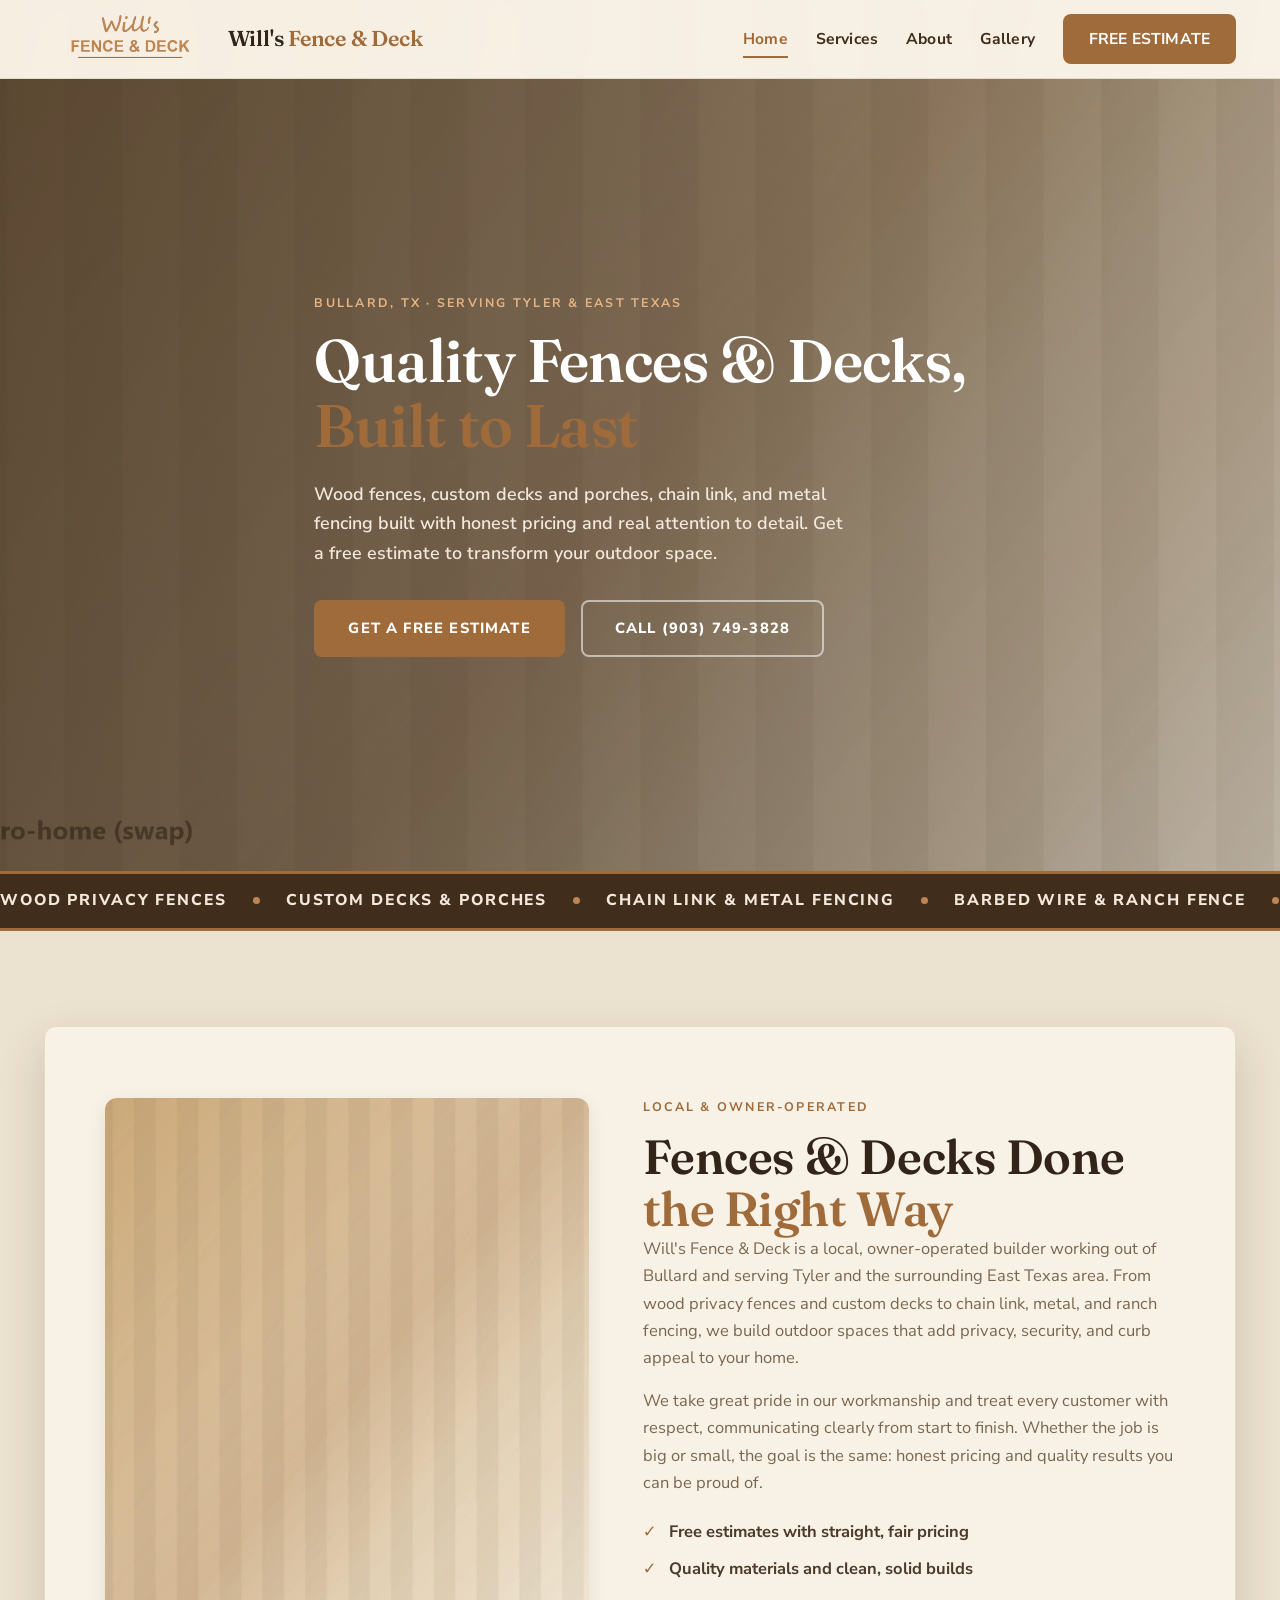
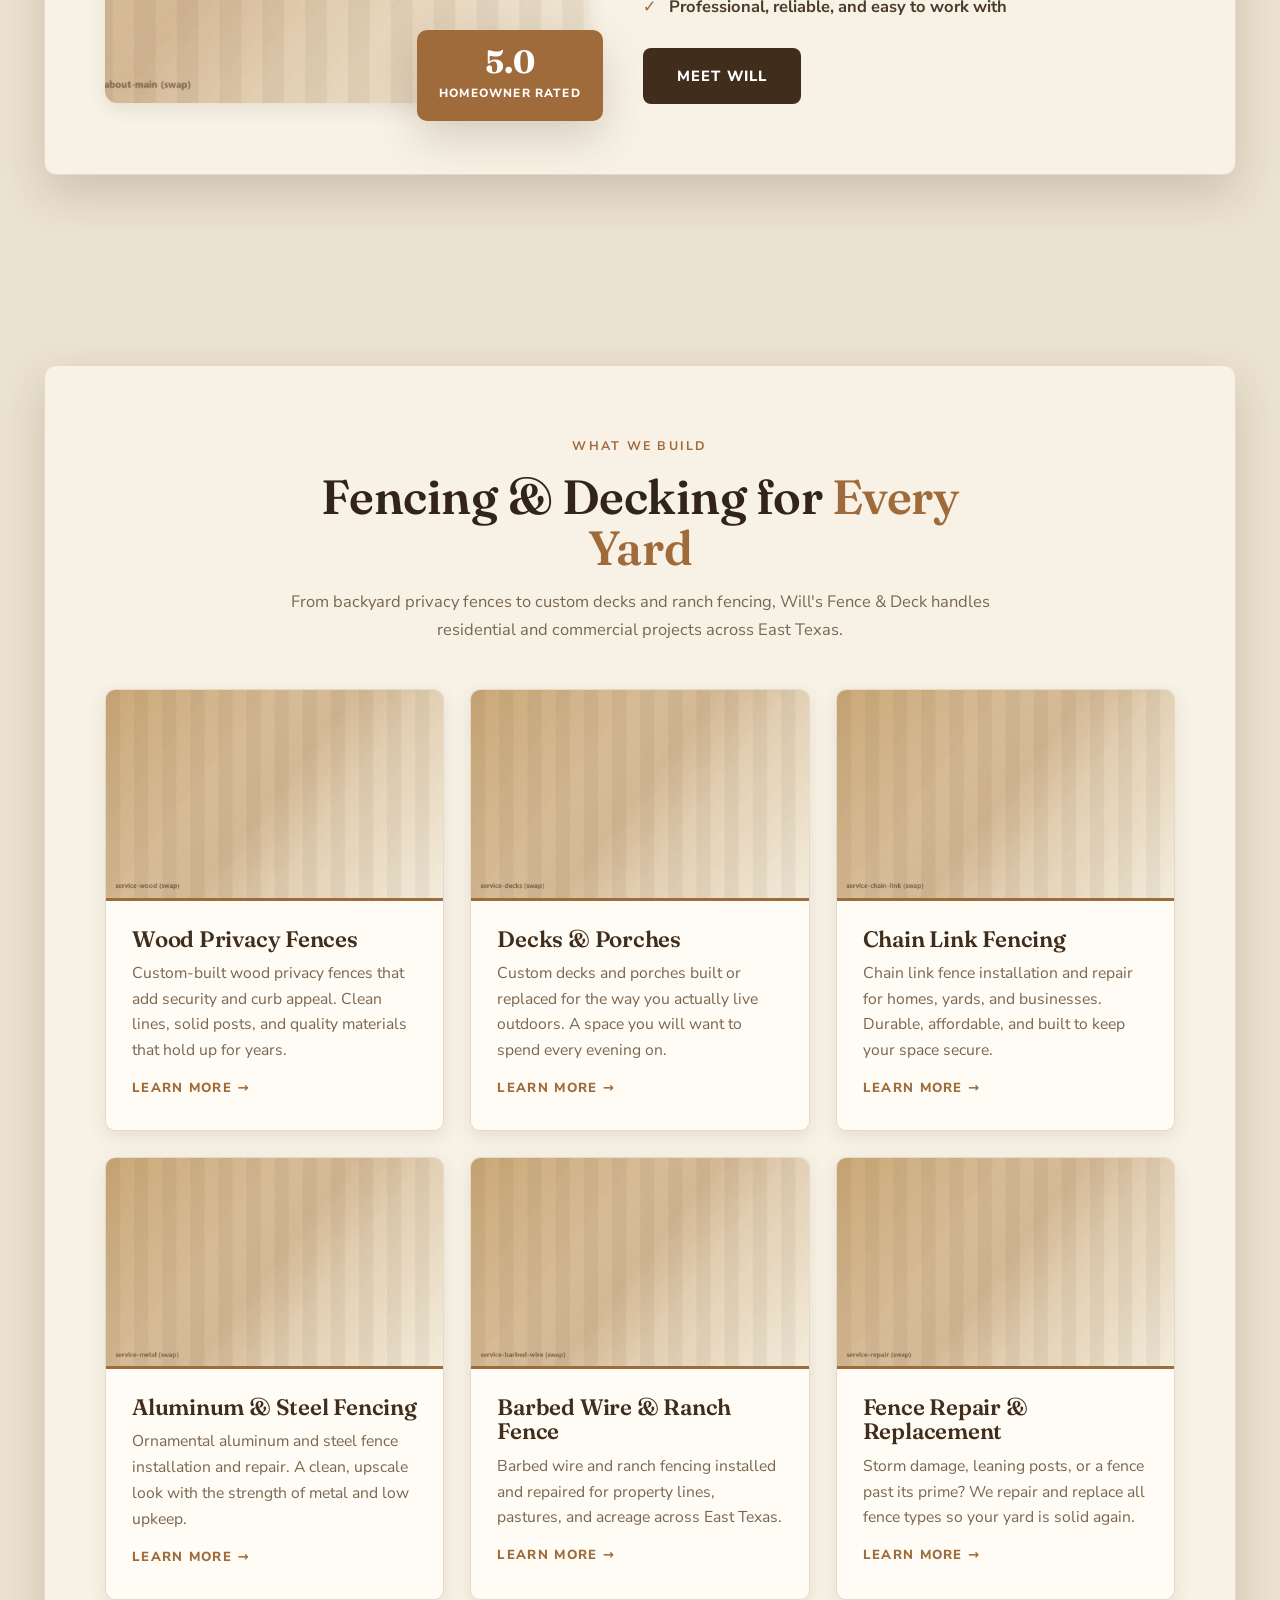
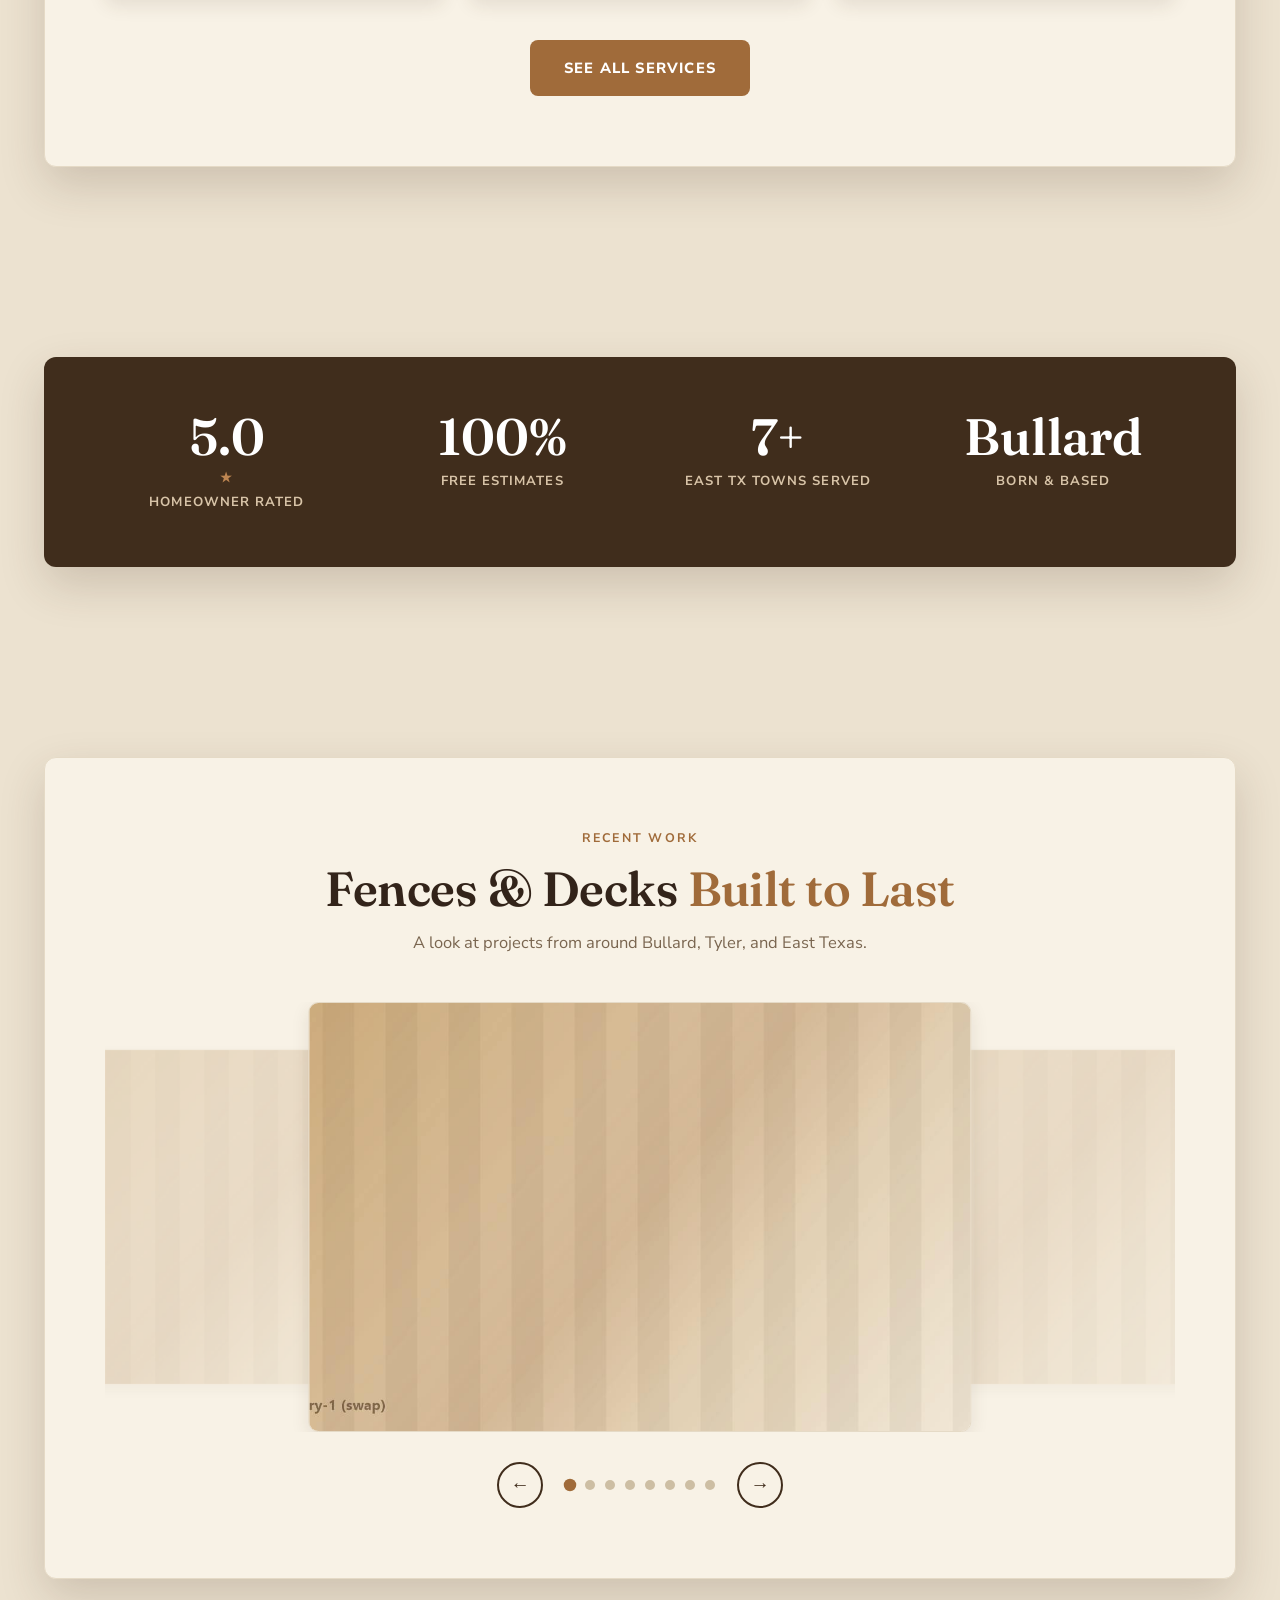
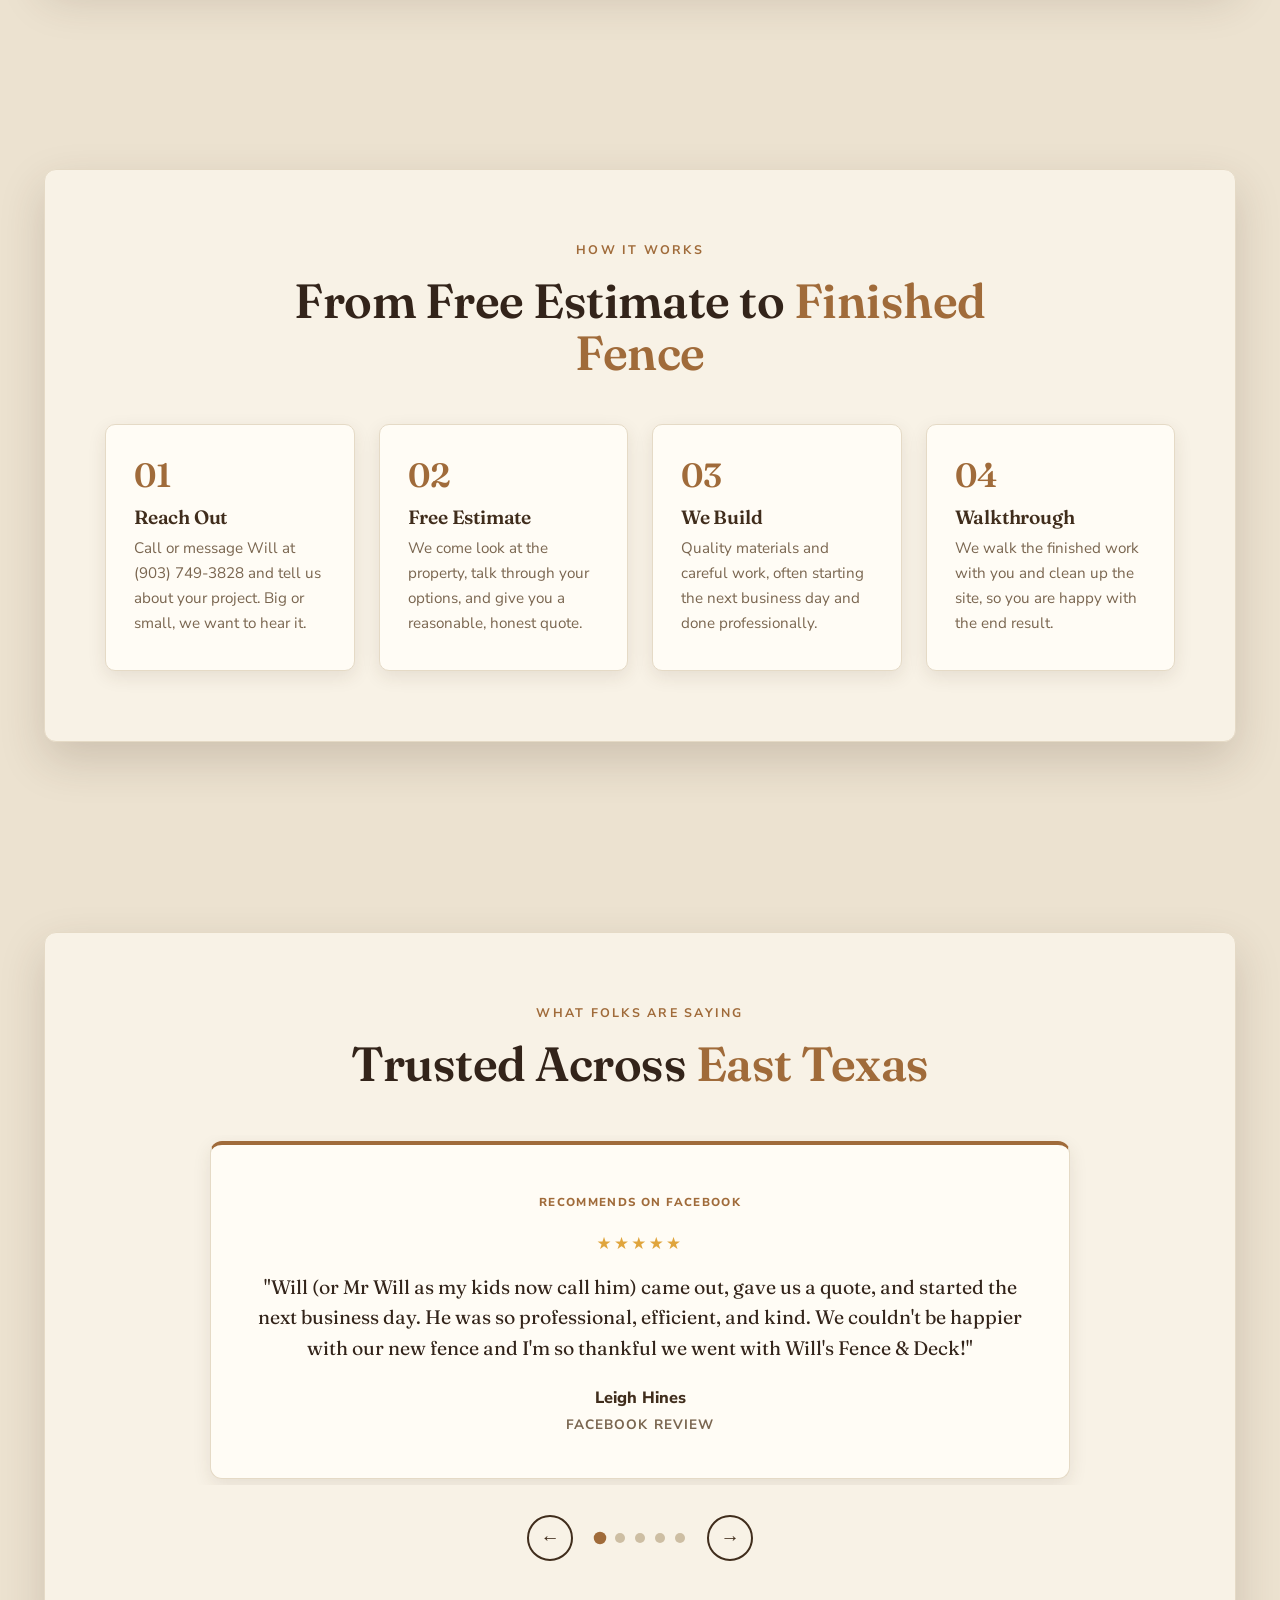
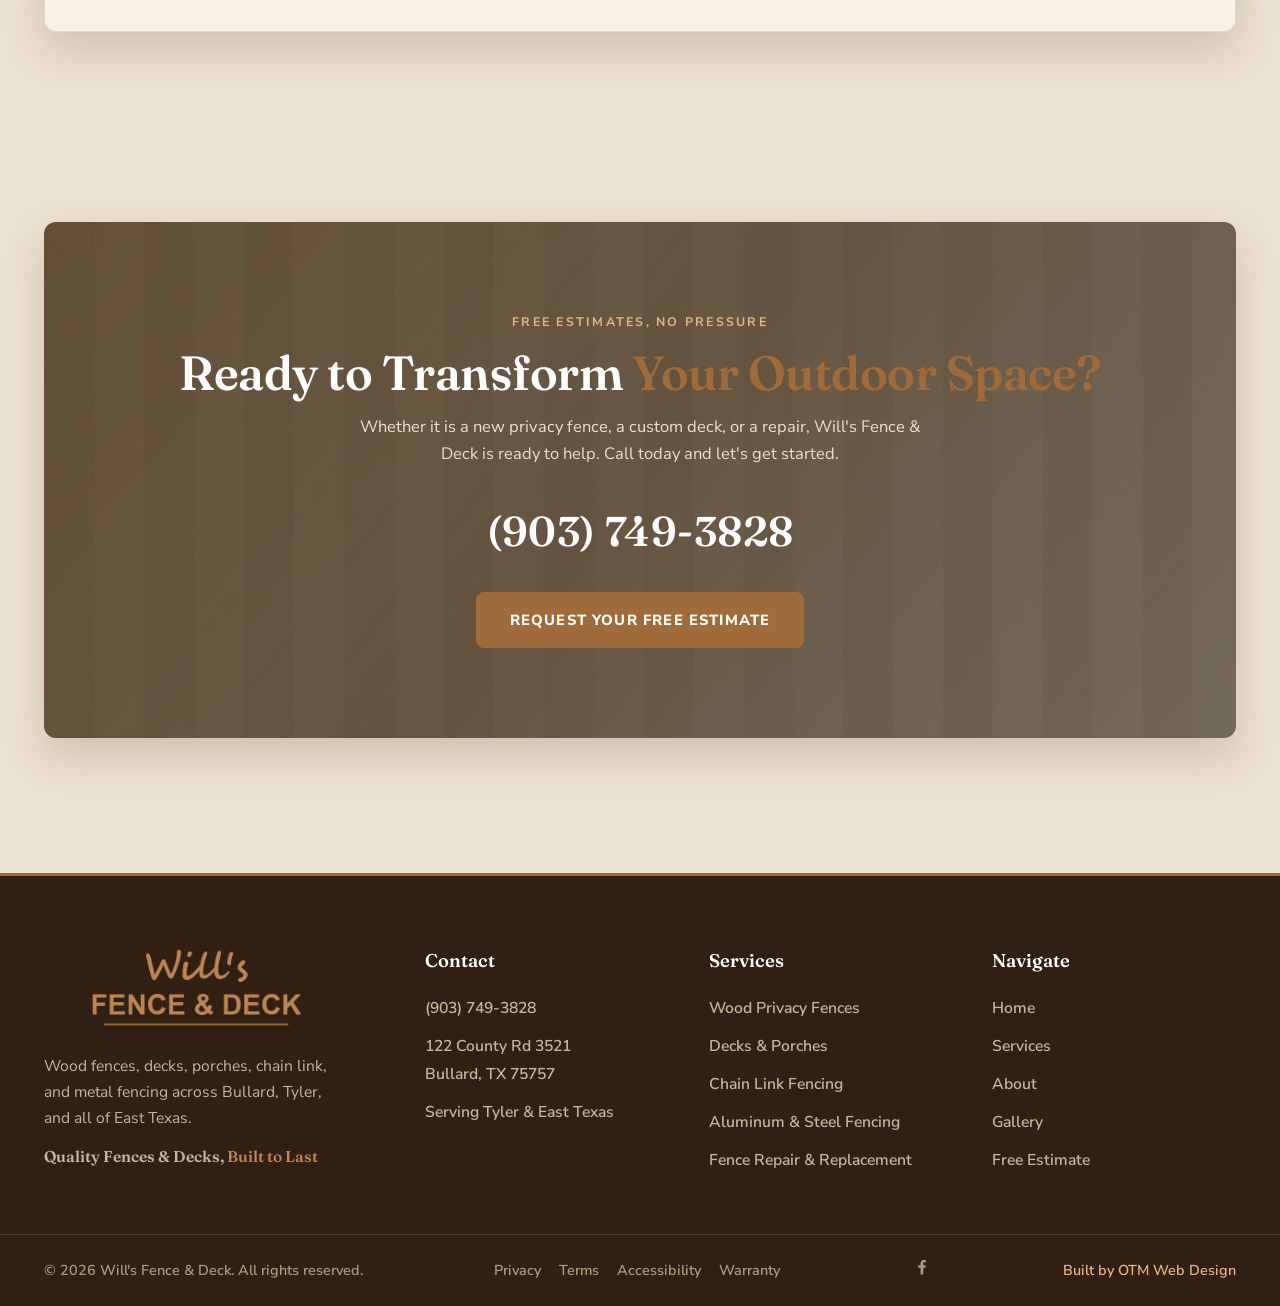
<file: index.html>
<!DOCTYPE html>
<html lang="en">
<head>
  <meta charset="UTF-8">
  <meta name="viewport" content="width=device-width, initial-scale=1.0">
  <title>Will's Fence &amp; Deck | Fences &amp; Decks | Bullard, TX</title>
  <meta name="description" content="Will's Fence & Deck builds wood fences, decks, porches, chain link, and metal fencing across Bullard, Tyler, and East Texas. Honest pricing and free estimates.">
  <link rel="canonical" href="https://one-true-mission.github.io/wills-fence-deck/index.html">
  <link rel="icon" type="image/png" href="assets/favicon.png">
  <link rel="apple-touch-icon" href="assets/favicon.png">

  <meta property="og:type" content="website">
  <meta property="og:site_name" content="Will's Fence & Deck">
  <meta property="og:title" content="Will's Fence &amp; Deck | Fences &amp; Decks | Bullard, TX">
  <meta property="og:description" content="Will's Fence & Deck builds wood fences, decks, porches, chain link, and metal fencing across Bullard, Tyler, and East Texas. Honest pricing and free estimates.">
  <meta property="og:url" content="https://one-true-mission.github.io/wills-fence-deck/index.html">
  <meta property="og:image" content="https://one-true-mission.github.io/wills-fence-deck/assets/og-image.jpg">
  <meta property="og:image:width" content="1200">
  <meta property="og:image:height" content="630">
  <meta property="og:image:alt" content="Will's Fence & Deck">
  <meta name="twitter:card" content="summary_large_image">
  <meta name="twitter:title" content="Will's Fence &amp; Deck | Fences &amp; Decks | Bullard, TX">
  <meta name="twitter:description" content="Will's Fence & Deck builds wood fences, decks, porches, chain link, and metal fencing across Bullard, Tyler, and East Texas. Honest pricing and free estimates.">
  <meta name="twitter:image" content="https://one-true-mission.github.io/wills-fence-deck/assets/og-image.jpg">

  <script type="application/ld+json">
  {
    "@context": "https://schema.org",
    "@type": "GeneralContractor",
    "name": "Will's Fence & Deck",
    "image": "https://one-true-mission.github.io/wills-fence-deck/assets/og-image.jpg",
    "url": "https://one-true-mission.github.io/wills-fence-deck/",
    "telephone": "+1-903-749-3828",
    "priceRange": "$$",
    "address": {
      "@type": "PostalAddress",
      "streetAddress": "122 County Rd 3521",
      "addressLocality": "Bullard",
      "addressRegion": "TX",
      "postalCode": "75757",
      "addressCountry": "US"
    },
    "geo": {
      "@type": "GeoCoordinates",
      "latitude": 32.1421,
      "longitude": -95.3277
    },
    "areaServed": ["Bullard", "Tyler", "Flint", "Jacksonville", "Whitehouse", "Palestine", "Frankston"],
    "openingHoursSpecification": [
      {
        "@type": "OpeningHoursSpecification",
        "dayOfWeek": ["Monday","Tuesday","Wednesday","Thursday","Friday","Saturday","Sunday"],
        "opens": "08:00",
        "closes": "18:00"
      }
    ],
    "sameAs": [
      "https://www.facebook.com/WillsFenceAndDeck"
    ]
  }
  </script>

  <link rel="preconnect" href="https://fonts.googleapis.com">
  <link rel="preconnect" href="https://fonts.gstatic.com" crossorigin>
  <link href="https://fonts.googleapis.com/css2?family=Fraunces:opsz,wght@9..144,400;9..144,500;9..144,600&family=Nunito+Sans:wght@400;600;700;800&display=swap" rel="stylesheet">
  <link rel="stylesheet" href="styles.css">
</head>
<body data-page="home">

  <nav class="site-nav">
    <div class="nav-inner">
      <a class="nav-brand" href="index.html">
        <img src="assets/logo.png" alt="Will's Fence & Deck logo">
        <span class="brand-word">Will's <span class="accent">Fence &amp; Deck</span></span>
      </a>
      <button class="nav-toggle" aria-label="Toggle menu" aria-expanded="false">
        <span></span><span></span><span></span>
      </button>
      <ul class="nav-links">
        <li><a href="index.html" data-nav="home">Home</a></li>
        <li><a href="services.html" data-nav="services">Services</a></li>
        <li><a href="about.html" data-nav="about">About</a></li>
        <li><a href="gallery.html" data-nav="gallery">Gallery</a></li>
        <li><a class="btn btn-brown" href="book.html">Free Estimate</a></li>
      </ul>
    </div>
  </nav>

  <header class="hero hero-home">
    <div class="container">
      <div class="hero-content">
        <span class="eyebrow">Bullard, TX &middot; Serving Tyler &amp; East Texas</span>
        <h1><span class="line">Quality Fences &amp; Decks,</span> <span class="line accent">Built to Last</span></h1>
        <p class="lead">Wood fences, custom decks and porches, chain link, and metal fencing built with honest pricing and real attention to detail. Get a free estimate to transform your outdoor space.</p>
        <div class="hero-actions">
          <a class="btn btn-brown" href="book.html">Get a Free Estimate</a>
          <a class="btn btn-ghost" href="tel:+19037493828">Call (903) 749-3828</a>
        </div>
      </div>
    </div>
  </header>

  <div class="marquee" aria-hidden="true">
    <div class="marquee-track">
      <span class="marquee-item">Wood Privacy Fences</span>
      <span class="marquee-item">Custom Decks &amp; Porches</span>
      <span class="marquee-item">Chain Link &amp; Metal Fencing</span>
      <span class="marquee-item">Barbed Wire &amp; Ranch Fence</span>
      <span class="marquee-item">Fence Repair &amp; Replacement</span>
      <span class="marquee-item">Free Estimates</span>
      <span class="marquee-item">Wood Privacy Fences</span>
      <span class="marquee-item">Custom Decks &amp; Porches</span>
      <span class="marquee-item">Chain Link &amp; Metal Fencing</span>
      <span class="marquee-item">Barbed Wire &amp; Ranch Fence</span>
      <span class="marquee-item">Fence Repair &amp; Replacement</span>
      <span class="marquee-item">Free Estimates</span>
    </div>
  </div>

  <section class="section">
    <div class="container">
      <div class="section-card">
        <div class="intro-grid">
          <div class="intro-media">
            <img src="assets/about-main.jpg" alt="Will's Fence & Deck custom wood privacy fence in Bullard, TX">
            <div class="corner-badge">
              <strong>5.0</strong>
              <span>Homeowner Rated</span>
            </div>
          </div>
          <div class="intro-copy">
            <span class="eyebrow">Local &amp; Owner-Operated</span>
            <h2>Fences &amp; Decks Done <span class="accent">the Right Way</span></h2>
            <p>Will's Fence & Deck is a local, owner-operated builder working out of Bullard and serving Tyler and the surrounding East Texas area. From wood privacy fences and custom decks to chain link, metal, and ranch fencing, we build outdoor spaces that add privacy, security, and curb appeal to your home.</p>
            <p>We take great pride in our workmanship and treat every customer with respect, communicating clearly from start to finish. Whether the job is big or small, the goal is the same: honest pricing and quality results you can be proud of.</p>
            <ul class="check-list">
              <li>Free estimates with straight, fair pricing</li>
              <li>Quality materials and clean, solid builds</li>
              <li>Professional, reliable, and easy to work with</li>
            </ul>
            <a class="btn btn-espresso" href="about.html">Meet Will</a>
          </div>
        </div>
      </div>
    </div>
  </section>

  <section class="section">
    <div class="container">
      <div class="section-card">
        <div class="section-head centered">
          <span class="eyebrow">What We Build</span>
          <h2>Fencing &amp; Decking for <span class="accent">Every Yard</span></h2>
          <p>From backyard privacy fences to custom decks and ranch fencing, Will's Fence & Deck handles residential and commercial projects across East Texas.</p>
        </div>
        <div class="services-grid">
          <article class="service-card">
            <img src="assets/service-wood.jpg" alt="Custom wood privacy fence built by Will's Fence & Deck">
            <div class="card-body">
              <h3>Wood Privacy Fences</h3>
              <p>Custom-built wood privacy fences that add security and curb appeal. Clean lines, solid posts, and quality materials that hold up for years.</p>
              <a class="card-link" href="services.html">Learn More &rarr;</a>
            </div>
          </article>
          <article class="service-card">
            <img src="assets/service-decks.jpg" alt="Custom backyard deck and porch">
            <div class="card-body">
              <h3>Decks &amp; Porches</h3>
              <p>Custom decks and porches built or replaced for the way you actually live outdoors. A space you will want to spend every evening on.</p>
              <a class="card-link" href="services.html">Learn More &rarr;</a>
            </div>
          </article>
          <article class="service-card">
            <img src="assets/service-chain-link.jpg" alt="Chain link fence installation">
            <div class="card-body">
              <h3>Chain Link Fencing</h3>
              <p>Chain link fence installation and repair for homes, yards, and businesses. Durable, affordable, and built to keep your space secure.</p>
              <a class="card-link" href="services.html">Learn More &rarr;</a>
            </div>
          </article>
          <article class="service-card">
            <img src="assets/service-metal.jpg" alt="Aluminum and steel ornamental fence">
            <div class="card-body">
              <h3>Aluminum &amp; Steel Fencing</h3>
              <p>Ornamental aluminum and steel fence installation and repair. A clean, upscale look with the strength of metal and low upkeep.</p>
              <a class="card-link" href="services.html">Learn More &rarr;</a>
            </div>
          </article>
          <article class="service-card">
            <img src="assets/service-barbed-wire.jpg" alt="Barbed wire and ranch fencing">
            <div class="card-body">
              <h3>Barbed Wire &amp; Ranch Fence</h3>
              <p>Barbed wire and ranch fencing installed and repaired for property lines, pastures, and acreage across East Texas.</p>
              <a class="card-link" href="services.html">Learn More &rarr;</a>
            </div>
          </article>
          <article class="service-card">
            <img src="assets/service-repair.jpg" alt="Fence repair and replacement">
            <div class="card-body">
              <h3>Fence Repair &amp; Replacement</h3>
              <p>Storm damage, leaning posts, or a fence past its prime? We repair and replace all fence types so your yard is solid again.</p>
              <a class="card-link" href="services.html">Learn More &rarr;</a>
            </div>
          </article>
        </div>
        <div class="section-head centered" style="margin: 40px auto 0;">
          <a class="btn btn-brown" href="services.html">See All Services</a>
        </div>
      </div>
    </div>
  </section>

  <section class="section">
    <div class="container">
      <div class="stats-card">
        <div class="stat"><strong>5.0<span class="accent">&#9733;</span></strong><span>Homeowner Rated</span></div>
        <div class="stat"><strong>100%</strong><span>Free Estimates</span></div>
        <div class="stat"><strong>7+</strong><span>East TX Towns Served</span></div>
        <div class="stat"><strong>Bullard</strong><span>Born &amp; Based</span></div>
      </div>
    </div>
  </section>

  <section class="section">
    <div class="container">
      <div class="section-card">
        <div class="section-head centered">
          <span class="eyebrow">Recent Work</span>
          <h2>Fences &amp; Decks <span class="accent">Built to Last</span></h2>
          <p>A look at projects from around Bullard, Tyler, and East Texas.</p>
        </div>
        <div class="gallery-carousel">
          <div class="gallery-stage">
            <figure class="gallery-slide"><img src="assets/gallery-1.jpg" alt="Wood privacy fence project in Bullard, TX"></figure>
            <figure class="gallery-slide"><img src="assets/gallery-2.jpg" alt="Custom backyard deck build"></figure>
            <figure class="gallery-slide"><img src="assets/gallery-3.jpg" alt="Chain link fence installation"></figure>
            <figure class="gallery-slide"><img src="assets/gallery-4.jpg" alt="Ranch and barbed wire fencing"></figure>
            <figure class="gallery-slide"><img src="assets/gallery-5.jpg" alt="Aluminum ornamental fence"></figure>
            <figure class="gallery-slide"><img src="assets/gallery-6.jpg" alt="Front porch build"></figure>
            <figure class="gallery-slide"><img src="assets/gallery-7.jpg" alt="Cedar fence and gate"></figure>
            <figure class="gallery-slide"><img src="assets/gallery-8.jpg" alt="Completed privacy fence line"></figure>
          </div>
          <div class="carousel-controls">
            <button class="carousel-btn carousel-prev" type="button" aria-label="Previous image">&larr;</button>
            <div class="carousel-dots"></div>
            <button class="carousel-btn carousel-next" type="button" aria-label="Next image">&rarr;</button>
          </div>
        </div>
      </div>
    </div>
  </section>

  <section class="section">
    <div class="container">
      <div class="section-card">
        <div class="section-head centered">
          <span class="eyebrow">How It Works</span>
          <h2>From Free Estimate to <span class="accent">Finished Fence</span></h2>
        </div>
        <div class="process-grid">
          <div class="process-step">
            <span class="step-num">01</span>
            <h3>Reach Out</h3>
            <p>Call or message Will at (903) 749-3828 and tell us about your project. Big or small, we want to hear it.</p>
          </div>
          <div class="process-step">
            <span class="step-num">02</span>
            <h3>Free Estimate</h3>
            <p>We come look at the property, talk through your options, and give you a reasonable, honest quote.</p>
          </div>
          <div class="process-step">
            <span class="step-num">03</span>
            <h3>We Build</h3>
            <p>Quality materials and careful work, often starting the next business day and done professionally.</p>
          </div>
          <div class="process-step">
            <span class="step-num">04</span>
            <h3>Walkthrough</h3>
            <p>We walk the finished work with you and clean up the site, so you are happy with the end result.</p>
          </div>
        </div>
      </div>
    </div>
  </section>

  <section class="section">
    <div class="container">
      <div class="section-card">
        <div class="section-head centered">
          <span class="eyebrow">What Folks Are Saying</span>
          <h2>Trusted Across <span class="accent">East Texas</span></h2>
        </div>
        <div class="reviews-carousel">
          <div class="reviews-viewport">
            <div class="reviews-track">
              <figure class="review">
                <div class="review-card">
                  <span class="review-tag">Recommends on Facebook</span>
                  <div class="review-stars" aria-label="5 out of 5 stars">&#9733;&#9733;&#9733;&#9733;&#9733;</div>
                  <blockquote>"Will (or Mr Will as my kids now call him) came out, gave us a quote, and started the next business day. He was so professional, efficient, and kind. We couldn't be happier with our new fence and I'm so thankful we went with Will's Fence & Deck!"</blockquote>
                  <figcaption><strong>Leigh Hines</strong><span>Facebook Review</span></figcaption>
                </div>
              </figure>
              <figure class="review">
                <div class="review-card">
                  <span class="review-tag">Verified Review on Angi</span>
                  <div class="review-stars" aria-label="5 out of 5 stars">&#9733;&#9733;&#9733;&#9733;&#9733;</div>
                  <blockquote>"Will gave me a reasonable quote for my wood fence replacement. He met all my expectations and my new fence is perfect. Would highly recommend Will!"</blockquote>
                  <figcaption><strong>Barbara T.</strong><span>Angi &middot; Wood Fence Install</span></figcaption>
                </div>
              </figure>
              <figure class="review">
                <div class="review-card">
                  <span class="review-tag">Recommends on Facebook</span>
                  <div class="review-stars" aria-label="5 out of 5 stars">&#9733;&#9733;&#9733;&#9733;&#9733;</div>
                  <blockquote>"Highly recommend Will to come build or repair your fence. He just finished a project for us and we couldn't be happier with the price and end results. We will definitely use him again for our future projects."</blockquote>
                  <figcaption><strong>Will Walker</strong><span>Facebook Review</span></figcaption>
                </div>
              </figure>
              <figure class="review">
                <div class="review-card">
                  <span class="review-tag">Verified Review on Angi</span>
                  <div class="review-stars" aria-label="5 out of 5 stars">&#9733;&#9733;&#9733;&#9733;&#9733;</div>
                  <blockquote>"Will is professional, reliable and hard working. Always my first call if I'm needing help."</blockquote>
                  <figcaption><strong>Jim S.</strong><span>Angi &middot; Barbed Wire Fence Repair</span></figcaption>
                </div>
              </figure>
              <figure class="review">
                <div class="review-card">
                  <span class="review-tag">Recommends on Facebook</span>
                  <div class="review-stars" aria-label="5 out of 5 stars">&#9733;&#9733;&#9733;&#9733;&#9733;</div>
                  <blockquote>"He did an awesome job at a great price. Highly recommend."</blockquote>
                  <figcaption><strong>Phil Marlar</strong><span>Facebook Review</span></figcaption>
                </div>
              </figure>
            </div>
          </div>
          <div class="carousel-controls">
            <button class="carousel-btn carousel-prev" type="button" aria-label="Previous review">&larr;</button>
            <div class="carousel-dots"></div>
            <button class="carousel-btn carousel-next" type="button" aria-label="Next review">&rarr;</button>
          </div>
        </div>
      </div>
    </div>
  </section>

  <section class="section">
    <div class="container">
      <div class="cta-card">
        <span class="eyebrow">Free Estimates, No Pressure</span>
        <h2>Ready to Transform <span class="accent">Your Outdoor Space?</span></h2>
        <p>Whether it is a new privacy fence, a custom deck, or a repair, Will's Fence & Deck is ready to help. Call today and let's get started.</p>
        <a class="cta-phone" href="tel:+19037493828">(903) 749-3828</a>
        <a class="btn btn-brown" href="book.html">Request Your Free Estimate</a>
      </div>
    </div>
  </section>

  <footer class="site-footer">
    <div class="container">
      <div class="footer-grid">
        <div class="footer-brand">
          <img src="assets/logo.png" alt="Will's Fence & Deck logo">
          <p>Wood fences, decks, porches, chain link, and metal fencing across Bullard, Tyler, and all of East Texas.</p>
          <p class="footer-tag">Quality Fences &amp; Decks, <span class="accent">Built to Last</span></p>
        </div>
        <div class="footer-col">
          <h4>Contact</h4>
          <ul>
            <li><a href="tel:+19037493828">(903) 749-3828</a></li>
            <li><span>122 County Rd 3521<br>Bullard, TX 75757</span></li>
            <li><span>Serving Tyler &amp; East Texas</span></li>
          </ul>
        </div>
        <div class="footer-col">
          <h4>Services</h4>
          <ul>
            <li><a href="services.html">Wood Privacy Fences</a></li>
            <li><a href="services.html">Decks &amp; Porches</a></li>
            <li><a href="services.html">Chain Link Fencing</a></li>
            <li><a href="services.html">Aluminum &amp; Steel Fencing</a></li>
            <li><a href="services.html">Fence Repair &amp; Replacement</a></li>
          </ul>
        </div>
        <div class="footer-col">
          <h4>Navigate</h4>
          <ul>
            <li><a href="index.html">Home</a></li>
            <li><a href="services.html">Services</a></li>
            <li><a href="about.html">About</a></li>
            <li><a href="gallery.html">Gallery</a></li>
            <li><a href="book.html">Free Estimate</a></li>
          </ul>
        </div>
      </div>
    </div>
    <div class="footer-bottom">
      <div class="container footer-bottom-inner">
        <p>&copy; <span id="year">2026</span> Will's Fence & Deck. All rights reserved.</p>
        <div class="footer-legal">
          <a href="privacy.html">Privacy</a>
          <a href="terms.html">Terms</a>
          <a href="accessibility.html">Accessibility</a>
          <a href="warranty.html">Warranty</a>
        </div>
        <div class="footer-social">
          <a href="https://www.facebook.com/WillsFenceAndDeck" aria-label="Facebook" target="_blank" rel="noopener">
            <svg viewBox="0 0 24 24" xmlns="http://www.w3.org/2000/svg"><path d="M13.5 21v-8h2.7l.4-3.1h-3.1V7.9c0-.9.3-1.5 1.6-1.5h1.6V3.6c-.3 0-1.3-.1-2.4-.1-2.4 0-4 1.4-4 4.1v2.3H7.5V13h2.8v8h3.2z"/></svg>
          </a>
        </div>
        <a class="otm-credit" href="https://otm-designs.com" target="_blank" rel="noopener">Built by OTM Web Design</a>
      </div>
    </div>
  </footer>

  <script src="script.js"></script>
</body>
</html>
</file>
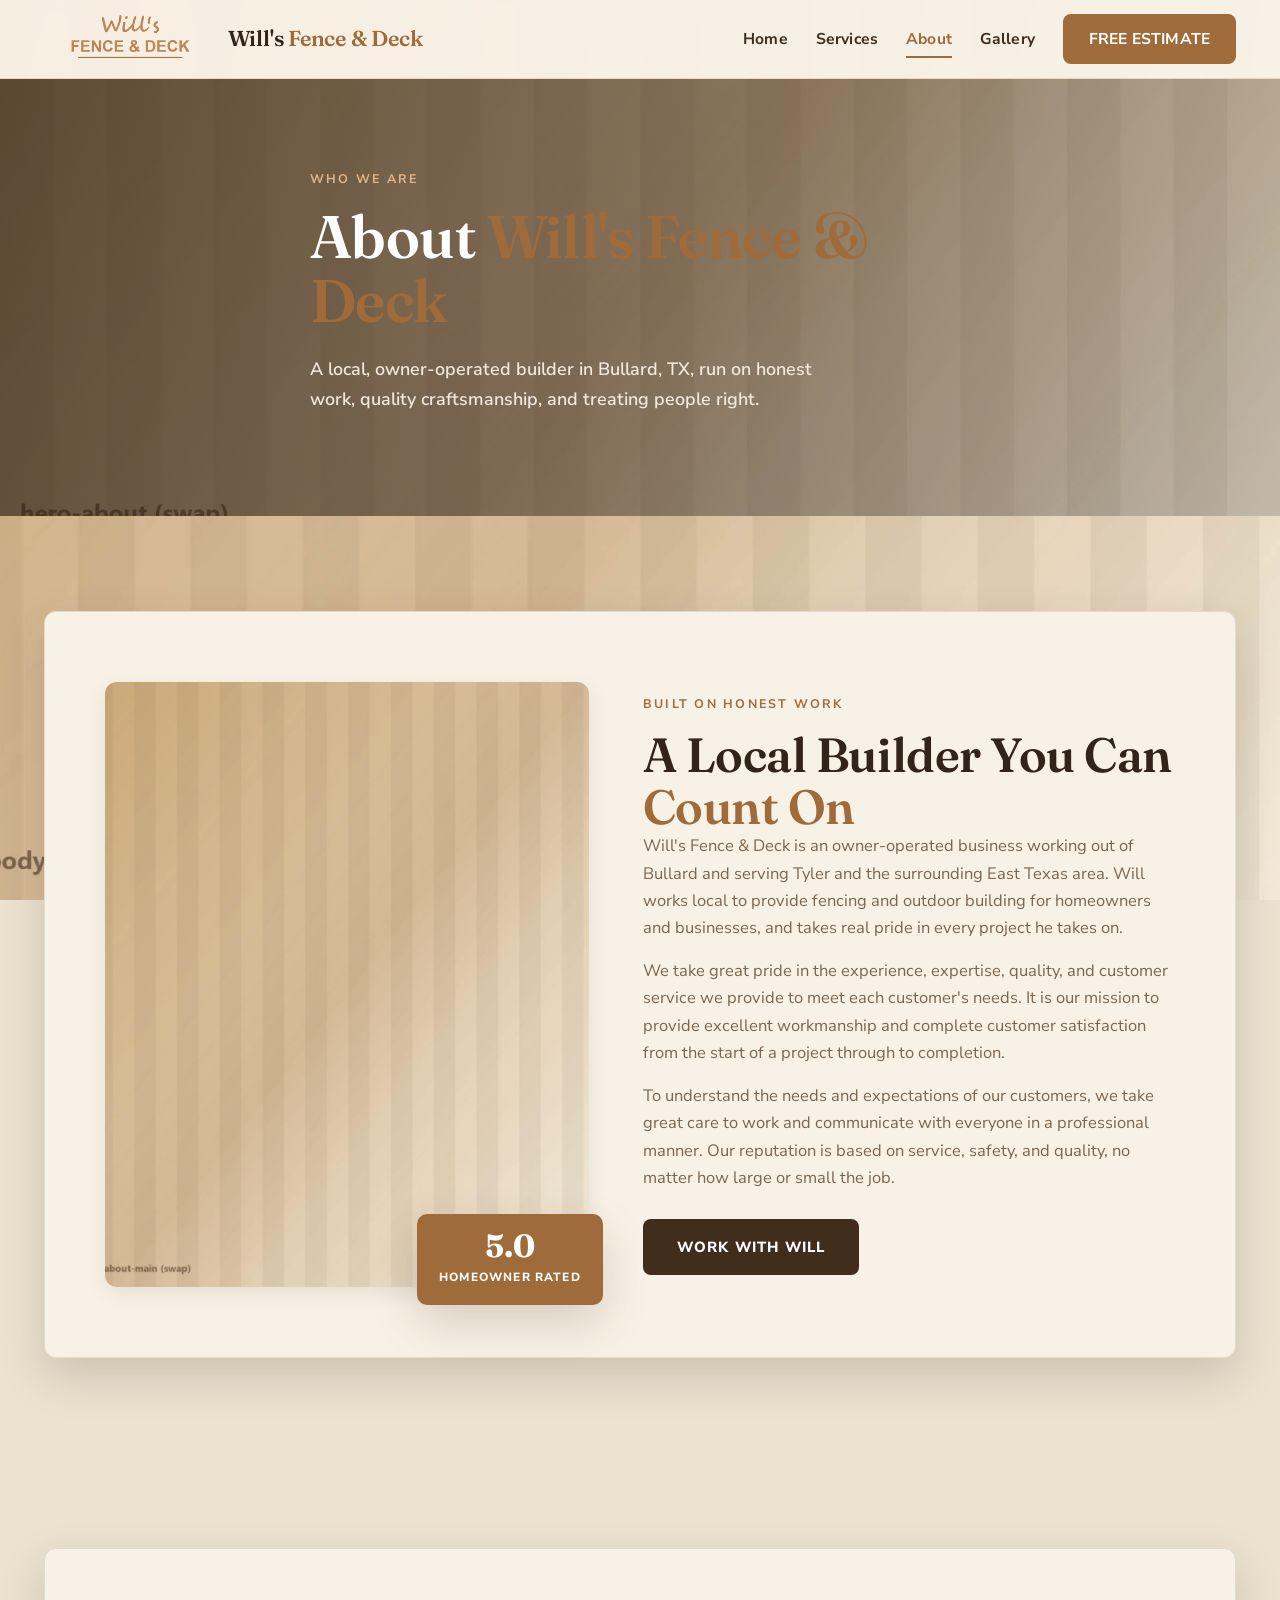
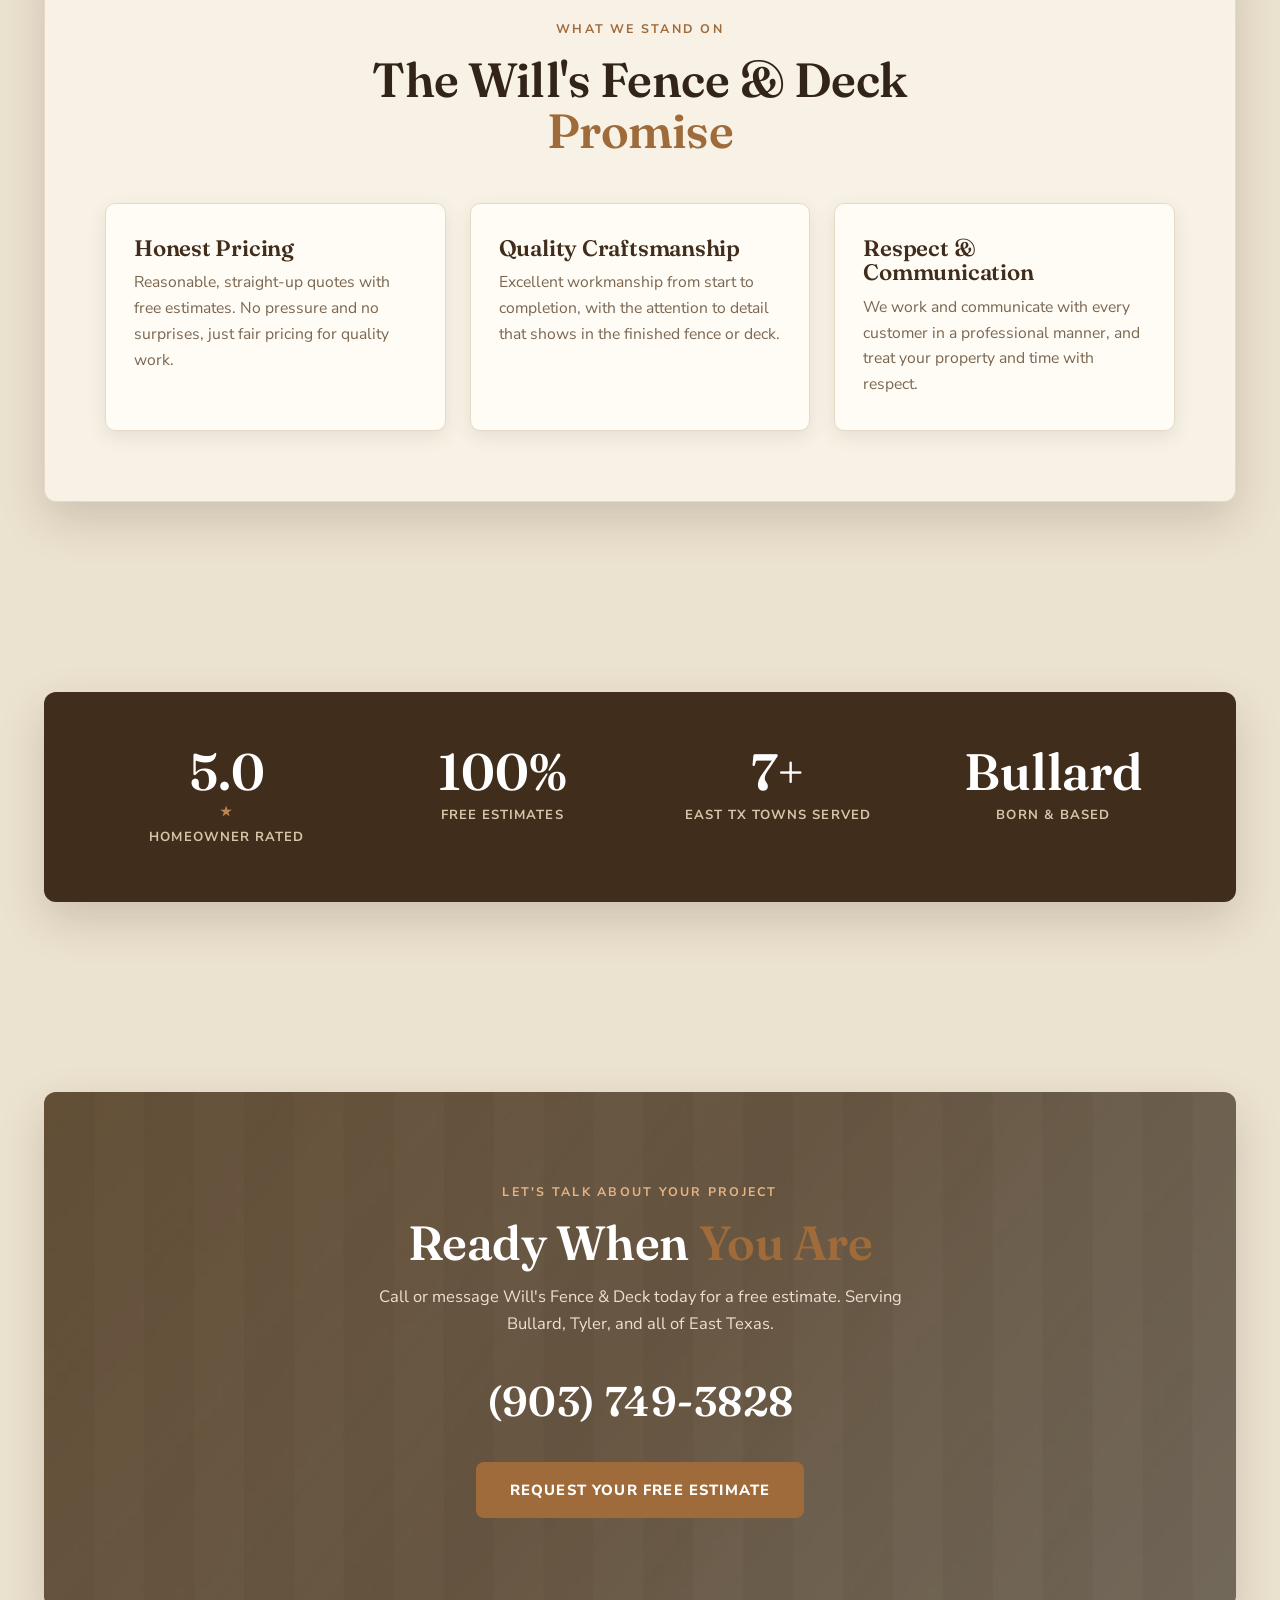
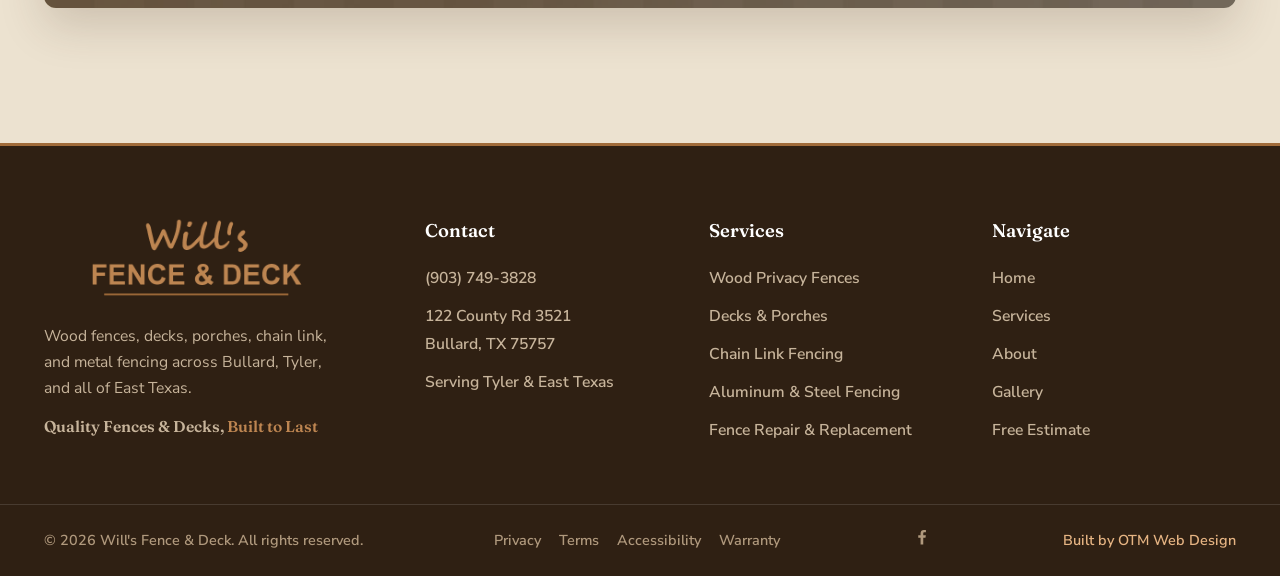
<file: about.html>
<!DOCTYPE html>
<html lang="en">
<head>
  <meta charset="UTF-8">
  <meta name="viewport" content="width=device-width, initial-scale=1.0">
  <title>About | Will's Fence &amp; Deck | Bullard, TX</title>
  <meta name="description" content="Will's Fence & Deck is a local, owner-operated fence and deck builder in Bullard, TX, built on honest work, quality craftsmanship, and treating customers right.">
  <link rel="canonical" href="https://one-true-mission.github.io/wills-fence-deck/about.html">
  <link rel="icon" type="image/png" href="assets/favicon.png">
  <link rel="apple-touch-icon" href="assets/favicon.png">

  <meta property="og:type" content="website">
  <meta property="og:site_name" content="Will's Fence & Deck">
  <meta property="og:title" content="About | Will's Fence &amp; Deck | Bullard, TX">
  <meta property="og:description" content="Will's Fence & Deck is a local, owner-operated fence and deck builder in Bullard, TX, built on honest work, quality craftsmanship, and treating customers right.">
  <meta property="og:url" content="https://one-true-mission.github.io/wills-fence-deck/about.html">
  <meta property="og:image" content="https://one-true-mission.github.io/wills-fence-deck/assets/og-image.jpg">
  <meta property="og:image:width" content="1200">
  <meta property="og:image:height" content="630">
  <meta property="og:image:alt" content="Will's Fence & Deck">
  <meta name="twitter:card" content="summary_large_image">
  <meta name="twitter:title" content="About | Will's Fence &amp; Deck | Bullard, TX">
  <meta name="twitter:description" content="Will's Fence & Deck is a local, owner-operated fence and deck builder in Bullard, TX, built on honest work, quality craftsmanship, and treating customers right.">
  <meta name="twitter:image" content="https://one-true-mission.github.io/wills-fence-deck/assets/og-image.jpg">

  <link rel="preconnect" href="https://fonts.googleapis.com">
  <link rel="preconnect" href="https://fonts.gstatic.com" crossorigin>
  <link href="https://fonts.googleapis.com/css2?family=Fraunces:opsz,wght@9..144,400;9..144,500;9..144,600&family=Nunito+Sans:wght@400;600;700;800&display=swap" rel="stylesheet">
  <link rel="stylesheet" href="styles.css">
</head>
<body data-page="about">

  <nav class="site-nav">
    <div class="nav-inner">
      <a class="nav-brand" href="index.html">
        <img src="assets/logo.png" alt="Will's Fence & Deck logo">
        <span class="brand-word">Will's <span class="accent">Fence &amp; Deck</span></span>
      </a>
      <button class="nav-toggle" aria-label="Toggle menu" aria-expanded="false">
        <span></span><span></span><span></span>
      </button>
      <ul class="nav-links">
        <li><a href="index.html" data-nav="home">Home</a></li>
        <li><a href="services.html" data-nav="services">Services</a></li>
        <li><a href="about.html" data-nav="about">About</a></li>
        <li><a href="gallery.html" data-nav="gallery">Gallery</a></li>
        <li><a class="btn btn-brown" href="book.html">Free Estimate</a></li>
      </ul>
    </div>
  </nav>

  <header class="page-hero hero-about">
    <div class="container">
      <div class="hero-content">
        <span class="eyebrow">Who We Are</span>
        <h1>About <span class="accent">Will's Fence &amp; Deck</span></h1>
        <p class="lead">A local, owner-operated builder in Bullard, TX, run on honest work, quality craftsmanship, and treating people right.</p>
      </div>
    </div>
  </header>

  <section class="section">
    <div class="container">
      <div class="section-card">
        <div class="intro-grid">
          <div class="intro-media">
            <img src="assets/about-main.jpg" alt="Will's Fence & Deck completed wood fence in Bullard, TX">
            <div class="corner-badge">
              <strong>5.0</strong>
              <span>Homeowner Rated</span>
            </div>
          </div>
          <div class="intro-copy">
            <span class="eyebrow">Built on Honest Work</span>
            <h2>A Local Builder You Can <span class="accent">Count On</span></h2>
            <p>Will's Fence & Deck is an owner-operated business working out of Bullard and serving Tyler and the surrounding East Texas area. Will works local to provide fencing and outdoor building for homeowners and businesses, and takes real pride in every project he takes on.</p>
            <p>We take great pride in the experience, expertise, quality, and customer service we provide to meet each customer's needs. It is our mission to provide excellent workmanship and complete customer satisfaction from the start of a project through to completion.</p>
            <p>To understand the needs and expectations of our customers, we take great care to work and communicate with everyone in a professional manner. Our reputation is based on service, safety, and quality, no matter how large or small the job.</p>
            <a class="btn btn-espresso" href="book.html">Work With Will</a>
          </div>
        </div>
      </div>
    </div>
  </section>

  <section class="section">
    <div class="container">
      <div class="section-card">
        <div class="section-head centered">
          <span class="eyebrow">What We Stand On</span>
          <h2>The Will's Fence &amp; Deck <span class="accent">Promise</span></h2>
        </div>
        <div class="values-grid">
          <div class="value-card">
            <h3>Honest Pricing</h3>
            <p>Reasonable, straight-up quotes with free estimates. No pressure and no surprises, just fair pricing for quality work.</p>
          </div>
          <div class="value-card">
            <h3>Quality Craftsmanship</h3>
            <p>Excellent workmanship from start to completion, with the attention to detail that shows in the finished fence or deck.</p>
          </div>
          <div class="value-card">
            <h3>Respect &amp; Communication</h3>
            <p>We work and communicate with every customer in a professional manner, and treat your property and time with respect.</p>
          </div>
        </div>
      </div>
    </div>
  </section>

  <section class="section">
    <div class="container">
      <div class="stats-card">
        <div class="stat"><strong>5.0<span class="accent">&#9733;</span></strong><span>Homeowner Rated</span></div>
        <div class="stat"><strong>100%</strong><span>Free Estimates</span></div>
        <div class="stat"><strong>7+</strong><span>East TX Towns Served</span></div>
        <div class="stat"><strong>Bullard</strong><span>Born &amp; Based</span></div>
      </div>
    </div>
  </section>

  <section class="section">
    <div class="container">
      <div class="cta-card">
        <span class="eyebrow">Let's Talk About Your Project</span>
        <h2>Ready When <span class="accent">You Are</span></h2>
        <p>Call or message Will's Fence & Deck today for a free estimate. Serving Bullard, Tyler, and all of East Texas.</p>
        <a class="cta-phone" href="tel:+19037493828">(903) 749-3828</a>
        <a class="btn btn-brown" href="book.html">Request Your Free Estimate</a>
      </div>
    </div>
  </section>

  <footer class="site-footer">
    <div class="container">
      <div class="footer-grid">
        <div class="footer-brand">
          <img src="assets/logo.png" alt="Will's Fence & Deck logo">
          <p>Wood fences, decks, porches, chain link, and metal fencing across Bullard, Tyler, and all of East Texas.</p>
          <p class="footer-tag">Quality Fences &amp; Decks, <span class="accent">Built to Last</span></p>
        </div>
        <div class="footer-col">
          <h4>Contact</h4>
          <ul>
            <li><a href="tel:+19037493828">(903) 749-3828</a></li>
            <li><span>122 County Rd 3521<br>Bullard, TX 75757</span></li>
            <li><span>Serving Tyler &amp; East Texas</span></li>
          </ul>
        </div>
        <div class="footer-col">
          <h4>Services</h4>
          <ul>
            <li><a href="services.html">Wood Privacy Fences</a></li>
            <li><a href="services.html">Decks &amp; Porches</a></li>
            <li><a href="services.html">Chain Link Fencing</a></li>
            <li><a href="services.html">Aluminum &amp; Steel Fencing</a></li>
            <li><a href="services.html">Fence Repair &amp; Replacement</a></li>
          </ul>
        </div>
        <div class="footer-col">
          <h4>Navigate</h4>
          <ul>
            <li><a href="index.html">Home</a></li>
            <li><a href="services.html">Services</a></li>
            <li><a href="about.html">About</a></li>
            <li><a href="gallery.html">Gallery</a></li>
            <li><a href="book.html">Free Estimate</a></li>
          </ul>
        </div>
      </div>
    </div>
    <div class="footer-bottom">
      <div class="container footer-bottom-inner">
        <p>&copy; <span id="year">2026</span> Will's Fence & Deck. All rights reserved.</p>
        <div class="footer-legal">
          <a href="privacy.html">Privacy</a>
          <a href="terms.html">Terms</a>
          <a href="accessibility.html">Accessibility</a>
          <a href="warranty.html">Warranty</a>
        </div>
        <div class="footer-social">
          <a href="https://www.facebook.com/WillsFenceAndDeck" aria-label="Facebook" target="_blank" rel="noopener">
            <svg viewBox="0 0 24 24" xmlns="http://www.w3.org/2000/svg"><path d="M13.5 21v-8h2.7l.4-3.1h-3.1V7.9c0-.9.3-1.5 1.6-1.5h1.6V3.6c-.3 0-1.3-.1-2.4-.1-2.4 0-4 1.4-4 4.1v2.3H7.5V13h2.8v8h3.2z"/></svg>
          </a>
        </div>
        <a class="otm-credit" href="https://otm-designs.com" target="_blank" rel="noopener">Built by OTM Web Design</a>
      </div>
    </div>
  </footer>

  <script src="script.js"></script>
</body>
</html>
</file>
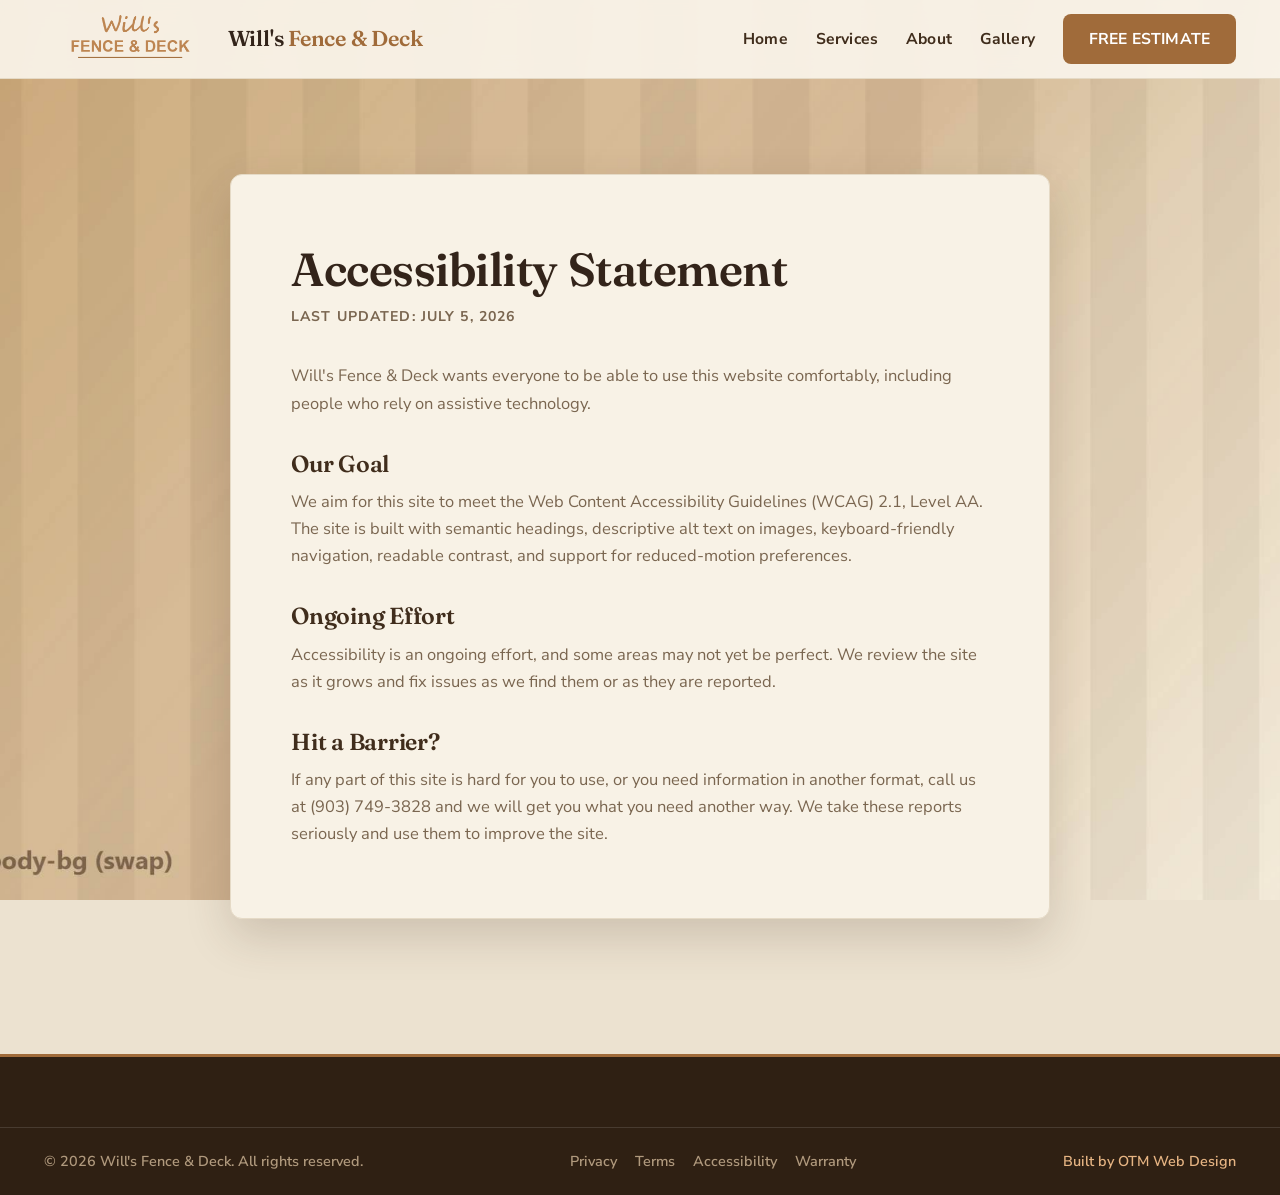
<file: accessibility.html>
<!DOCTYPE html>
<html lang="en">
<head>
  <meta charset="UTF-8">
  <meta name="viewport" content="width=device-width, initial-scale=1.0">
  <title>Accessibility | Will's Fence &amp; Deck | Bullard, TX</title>
  <meta name="description" content="Accessibility statement for the Will's Fence & Deck website.">
  <meta name="robots" content="noindex">
  <link rel="icon" type="image/png" href="assets/favicon.png">
  <link rel="apple-touch-icon" href="assets/favicon.png">
  <link rel="preconnect" href="https://fonts.googleapis.com">
  <link rel="preconnect" href="https://fonts.gstatic.com" crossorigin>
  <link href="https://fonts.googleapis.com/css2?family=Fraunces:opsz,wght@9..144,400;9..144,500;9..144,600&family=Nunito+Sans:wght@400;600;700;800&display=swap" rel="stylesheet">
  <link rel="stylesheet" href="styles.css">
</head>
<body data-page="legal">

  <nav class="site-nav">
    <div class="nav-inner">
      <a class="nav-brand" href="index.html">
        <img src="assets/logo.png" alt="Will's Fence & Deck logo">
        <span class="brand-word">Will's <span class="accent">Fence &amp; Deck</span></span>
      </a>
      <button class="nav-toggle" aria-label="Toggle menu" aria-expanded="false">
        <span></span><span></span><span></span>
      </button>
      <ul class="nav-links">
        <li><a href="index.html" data-nav="home">Home</a></li>
        <li><a href="services.html" data-nav="services">Services</a></li>
        <li><a href="about.html" data-nav="about">About</a></li>
        <li><a href="gallery.html" data-nav="gallery">Gallery</a></li>
        <li><a class="btn btn-brown" href="book.html">Free Estimate</a></li>
      </ul>
    </div>
  </nav>

  <section class="section">
    <div class="container">
      <div class="section-card legal-body">
        <h1>Accessibility Statement</h1>
        <p class="legal-updated">Last updated: July 5, 2026</p>

        <p>Will's Fence & Deck wants everyone to be able to use this website comfortably, including people who rely on assistive technology.</p>

        <h2>Our Goal</h2>
        <p>We aim for this site to meet the Web Content Accessibility Guidelines (WCAG) 2.1, Level AA. The site is built with semantic headings, descriptive alt text on images, keyboard-friendly navigation, readable contrast, and support for reduced-motion preferences.</p>

        <h2>Ongoing Effort</h2>
        <p>Accessibility is an ongoing effort, and some areas may not yet be perfect. We review the site as it grows and fix issues as we find them or as they are reported.</p>

        <h2>Hit a Barrier?</h2>
        <p>If any part of this site is hard for you to use, or you need information in another format, call us at (903) 749-3828 and we will get you what you need another way. We take these reports seriously and use them to improve the site.</p>
      </div>
    </div>
  </section>

  <footer class="site-footer">
    <div class="footer-bottom">
      <div class="container footer-bottom-inner">
        <p>&copy; <span id="year">2026</span> Will's Fence & Deck. All rights reserved.</p>
        <div class="footer-legal">
          <a href="privacy.html">Privacy</a>
          <a href="terms.html">Terms</a>
          <a href="accessibility.html">Accessibility</a>
          <a href="warranty.html">Warranty</a>
        </div>
        <a class="otm-credit" href="https://otm-designs.com" target="_blank" rel="noopener">Built by OTM Web Design</a>
      </div>
    </div>
  </footer>

  <script src="script.js"></script>
</body>
</html>
</file>
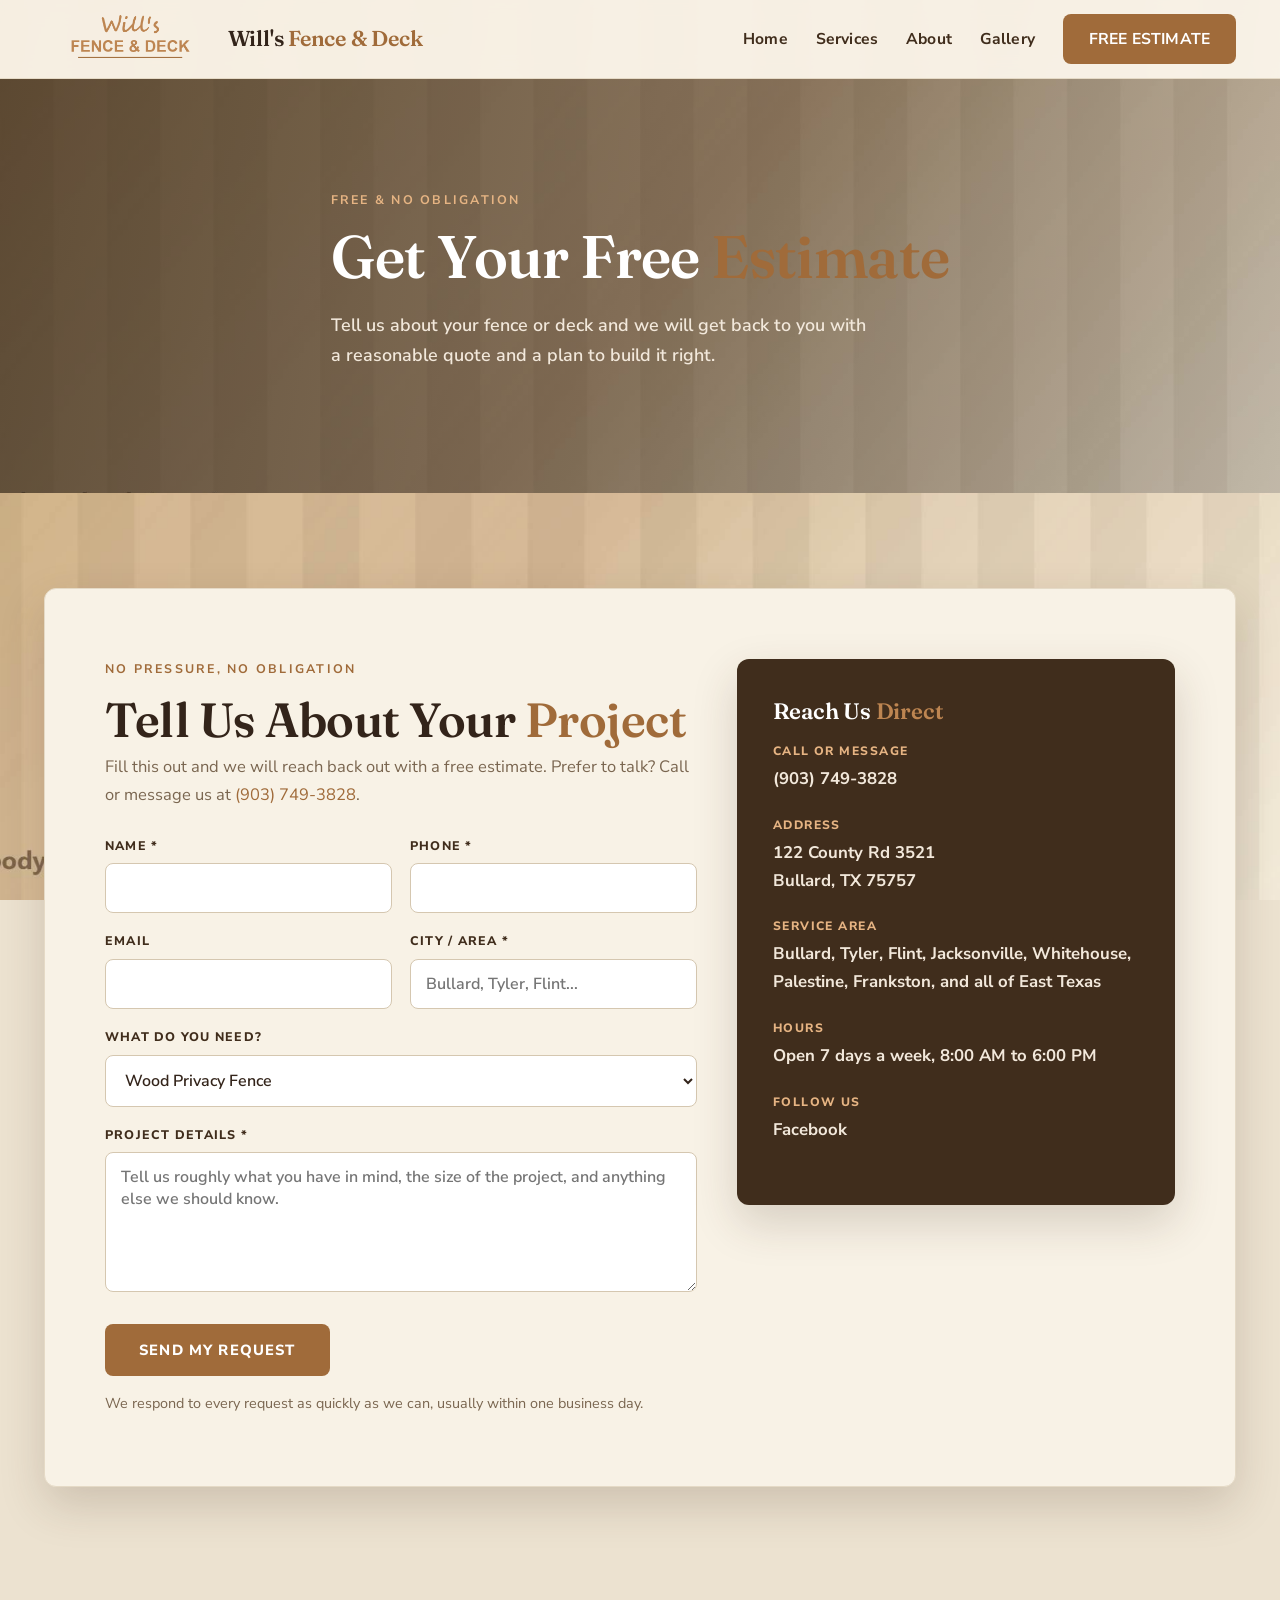
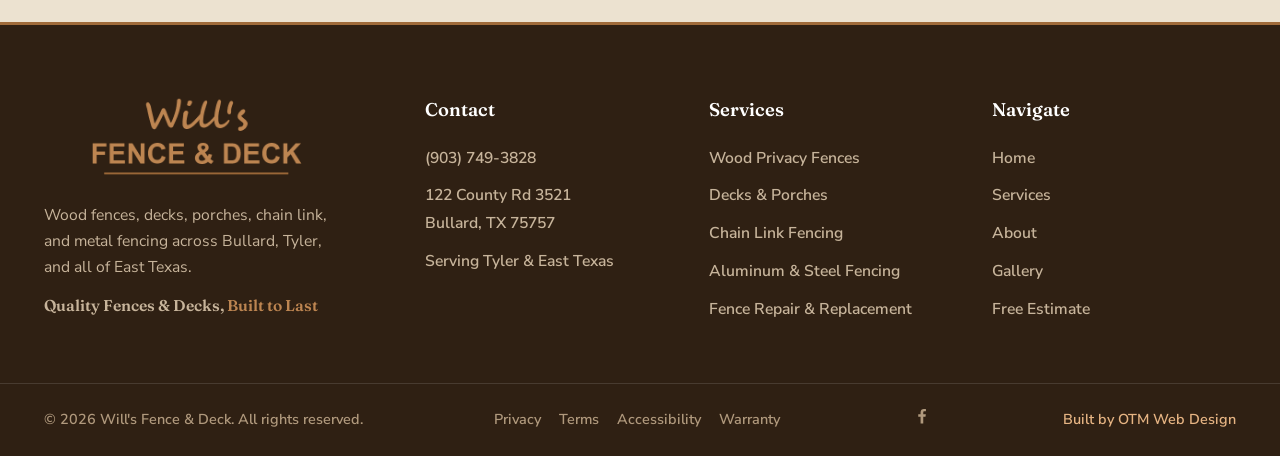
<file: book.html>
<!DOCTYPE html>
<html lang="en">
<head>
  <meta charset="UTF-8">
  <meta name="viewport" content="width=device-width, initial-scale=1.0">
  <title>Free Estimate | Will's Fence &amp; Deck | Bullard, TX</title>
  <meta name="description" content="Request a free estimate from Will's Fence & Deck in Bullard, TX. Call or message (903) 749-3828 for wood fences, decks, chain link, and metal fencing in East Texas.">
  <link rel="canonical" href="https://one-true-mission.github.io/wills-fence-deck/book.html">
  <link rel="icon" type="image/png" href="assets/favicon.png">
  <link rel="apple-touch-icon" href="assets/favicon.png">

  <meta property="og:type" content="website">
  <meta property="og:site_name" content="Will's Fence & Deck">
  <meta property="og:title" content="Free Estimate | Will's Fence &amp; Deck | Bullard, TX">
  <meta property="og:description" content="Request a free estimate from Will's Fence & Deck in Bullard, TX. Call or message (903) 749-3828 for wood fences, decks, chain link, and metal fencing in East Texas.">
  <meta property="og:url" content="https://one-true-mission.github.io/wills-fence-deck/book.html">
  <meta property="og:image" content="https://one-true-mission.github.io/wills-fence-deck/assets/og-image.jpg">
  <meta property="og:image:width" content="1200">
  <meta property="og:image:height" content="630">
  <meta property="og:image:alt" content="Will's Fence & Deck">
  <meta name="twitter:card" content="summary_large_image">
  <meta name="twitter:title" content="Free Estimate | Will's Fence &amp; Deck | Bullard, TX">
  <meta name="twitter:description" content="Request a free estimate from Will's Fence & Deck in Bullard, TX. Call or message (903) 749-3828 for wood fences, decks, chain link, and metal fencing in East Texas.">
  <meta name="twitter:image" content="https://one-true-mission.github.io/wills-fence-deck/assets/og-image.jpg">

  <link rel="preconnect" href="https://fonts.googleapis.com">
  <link rel="preconnect" href="https://fonts.gstatic.com" crossorigin>
  <link href="https://fonts.googleapis.com/css2?family=Fraunces:opsz,wght@9..144,400;9..144,500;9..144,600&family=Nunito+Sans:wght@400;600;700;800&display=swap" rel="stylesheet">
  <link rel="stylesheet" href="styles.css">
</head>
<body data-page="book">

  <nav class="site-nav">
    <div class="nav-inner">
      <a class="nav-brand" href="index.html">
        <img src="assets/logo.png" alt="Will's Fence & Deck logo">
        <span class="brand-word">Will's <span class="accent">Fence &amp; Deck</span></span>
      </a>
      <button class="nav-toggle" aria-label="Toggle menu" aria-expanded="false">
        <span></span><span></span><span></span>
      </button>
      <ul class="nav-links">
        <li><a href="index.html" data-nav="home">Home</a></li>
        <li><a href="services.html" data-nav="services">Services</a></li>
        <li><a href="about.html" data-nav="about">About</a></li>
        <li><a href="gallery.html" data-nav="gallery">Gallery</a></li>
        <li><a class="btn btn-brown" href="book.html">Free Estimate</a></li>
      </ul>
    </div>
  </nav>

  <header class="page-hero hero-book">
    <div class="container">
      <div class="hero-content">
        <span class="eyebrow">Free &amp; No Obligation</span>
        <h1>Get Your Free <span class="accent">Estimate</span></h1>
        <p class="lead">Tell us about your fence or deck and we will get back to you with a reasonable quote and a plan to build it right.</p>
      </div>
    </div>
  </header>

  <section class="section">
    <div class="container">
      <div class="section-card">
        <div class="book-grid">
          <div class="form-panel">
            <span class="eyebrow">No Pressure, No Obligation</span>
            <h2>Tell Us About Your <span class="accent">Project</span></h2>
            <p>Fill this out and we will reach back out with a free estimate. Prefer to talk? Call or message us at <a href="tel:+19037493828">(903) 749-3828</a>.</p>
            <form action="https://formspree.io/f/YOUR_FORMSPREE_ENDPOINT_HERE" method="POST" data-validate>
              <input type="hidden" name="_next" value="https://one-true-mission.github.io/wills-fence-deck/thank-you.html">
              <input type="hidden" name="_subject" value="New Free Estimate Request - Will's Fence & Deck Website">
              <div class="form-grid">
                <div class="form-field">
                  <label for="name">Name *</label>
                  <input type="text" id="name" name="name" required autocomplete="name">
                </div>
                <div class="form-field">
                  <label for="phone">Phone *</label>
                  <input type="tel" id="phone" name="phone" required autocomplete="tel">
                </div>
                <div class="form-field">
                  <label for="email">Email</label>
                  <input type="email" id="email" name="email" autocomplete="email">
                </div>
                <div class="form-field">
                  <label for="city">City / Area *</label>
                  <input type="text" id="city" name="city" required placeholder="Bullard, Tyler, Flint...">
                </div>
                <div class="form-field full">
                  <label for="service">What Do You Need?</label>
                  <select id="service" name="service">
                    <option value="Wood Privacy Fence">Wood Privacy Fence</option>
                    <option value="Deck or Porch">Deck or Porch</option>
                    <option value="Chain Link Fence">Chain Link Fence</option>
                    <option value="Aluminum / Steel Fence">Aluminum / Steel Fence</option>
                    <option value="Barbed Wire / Ranch Fence">Barbed Wire / Ranch Fence</option>
                    <option value="Fence Repair / Replacement">Fence Repair / Replacement</option>
                    <option value="Commercial Project">Commercial Project</option>
                    <option value="Something Else">Something Else</option>
                  </select>
                </div>
                <div class="form-field full">
                  <label for="message">Project Details *</label>
                  <textarea id="message" name="message" required placeholder="Tell us roughly what you have in mind, the size of the project, and anything else we should know."></textarea>
                </div>
              </div>
              <button class="btn btn-brown" type="submit">Send My Request</button>
              <p class="form-note">We respond to every request as quickly as we can, usually within one business day.</p>
            </form>
          </div>
          <aside class="contact-panel">
            <h3>Reach Us <span class="accent">Direct</span></h3>
            <div class="contact-item">
              <strong>Call or Message</strong>
              <a href="tel:+19037493828">(903) 749-3828</a>
            </div>
            <div class="contact-item">
              <strong>Address</strong>
              <span>122 County Rd 3521<br>Bullard, TX 75757</span>
            </div>
            <div class="contact-item">
              <strong>Service Area</strong>
              <span>Bullard, Tyler, Flint, Jacksonville, Whitehouse, Palestine, Frankston, and all of East Texas</span>
            </div>
            <div class="contact-item">
              <strong>Hours</strong>
              <span>Open 7 days a week, 8:00 AM to 6:00 PM</span>
            </div>
            <div class="contact-item">
              <strong>Follow Us</strong>
              <a href="https://www.facebook.com/WillsFenceAndDeck" target="_blank" rel="noopener">Facebook</a>
            </div>
          </aside>
        </div>
      </div>
    </div>
  </section>

  <footer class="site-footer">
    <div class="container">
      <div class="footer-grid">
        <div class="footer-brand">
          <img src="assets/logo.png" alt="Will's Fence & Deck logo">
          <p>Wood fences, decks, porches, chain link, and metal fencing across Bullard, Tyler, and all of East Texas.</p>
          <p class="footer-tag">Quality Fences &amp; Decks, <span class="accent">Built to Last</span></p>
        </div>
        <div class="footer-col">
          <h4>Contact</h4>
          <ul>
            <li><a href="tel:+19037493828">(903) 749-3828</a></li>
            <li><span>122 County Rd 3521<br>Bullard, TX 75757</span></li>
            <li><span>Serving Tyler &amp; East Texas</span></li>
          </ul>
        </div>
        <div class="footer-col">
          <h4>Services</h4>
          <ul>
            <li><a href="services.html">Wood Privacy Fences</a></li>
            <li><a href="services.html">Decks &amp; Porches</a></li>
            <li><a href="services.html">Chain Link Fencing</a></li>
            <li><a href="services.html">Aluminum &amp; Steel Fencing</a></li>
            <li><a href="services.html">Fence Repair &amp; Replacement</a></li>
          </ul>
        </div>
        <div class="footer-col">
          <h4>Navigate</h4>
          <ul>
            <li><a href="index.html">Home</a></li>
            <li><a href="services.html">Services</a></li>
            <li><a href="about.html">About</a></li>
            <li><a href="gallery.html">Gallery</a></li>
            <li><a href="book.html">Free Estimate</a></li>
          </ul>
        </div>
      </div>
    </div>
    <div class="footer-bottom">
      <div class="container footer-bottom-inner">
        <p>&copy; <span id="year">2026</span> Will's Fence & Deck. All rights reserved.</p>
        <div class="footer-legal">
          <a href="privacy.html">Privacy</a>
          <a href="terms.html">Terms</a>
          <a href="accessibility.html">Accessibility</a>
          <a href="warranty.html">Warranty</a>
        </div>
        <div class="footer-social">
          <a href="https://www.facebook.com/WillsFenceAndDeck" aria-label="Facebook" target="_blank" rel="noopener">
            <svg viewBox="0 0 24 24" xmlns="http://www.w3.org/2000/svg"><path d="M13.5 21v-8h2.7l.4-3.1h-3.1V7.9c0-.9.3-1.5 1.6-1.5h1.6V3.6c-.3 0-1.3-.1-2.4-.1-2.4 0-4 1.4-4 4.1v2.3H7.5V13h2.8v8h3.2z"/></svg>
          </a>
        </div>
        <a class="otm-credit" href="https://otm-designs.com" target="_blank" rel="noopener">Built by OTM Web Design</a>
      </div>
    </div>
  </footer>

  <script src="script.js"></script>
</body>
</html>
</file>
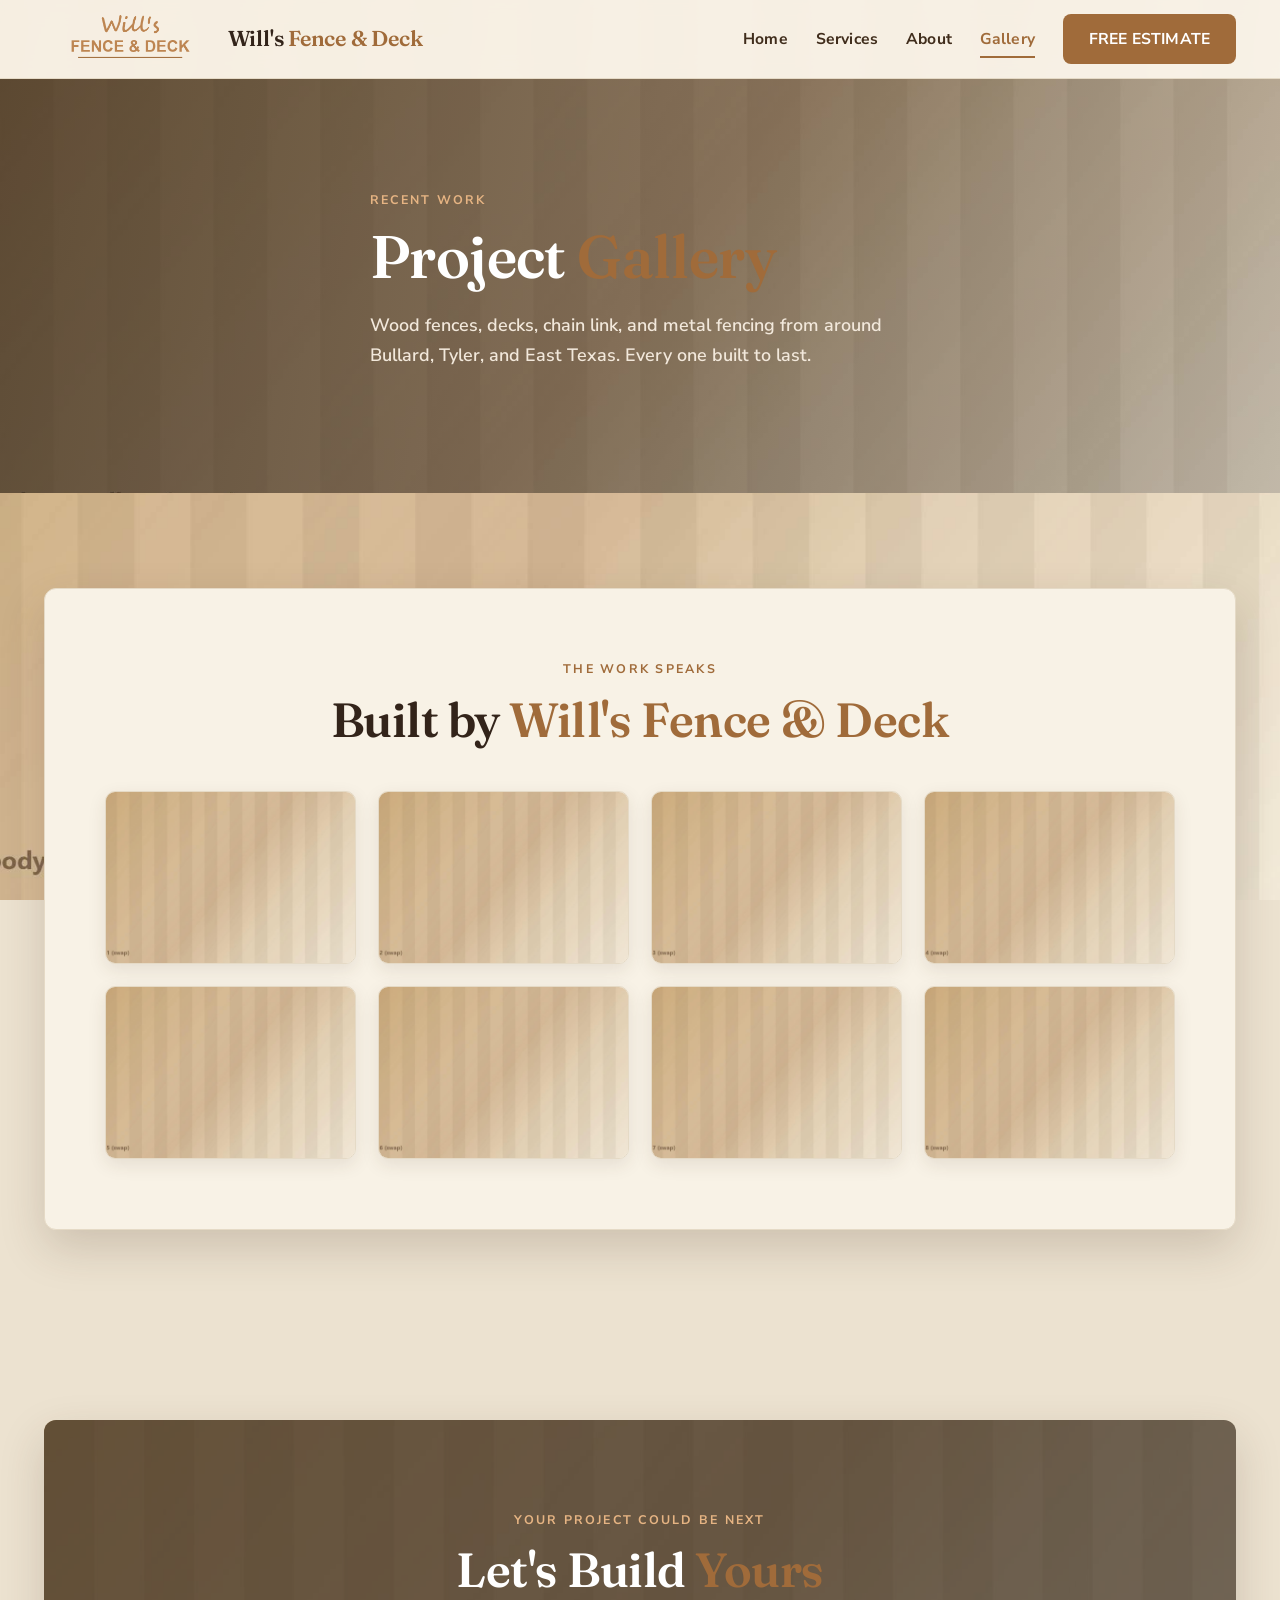
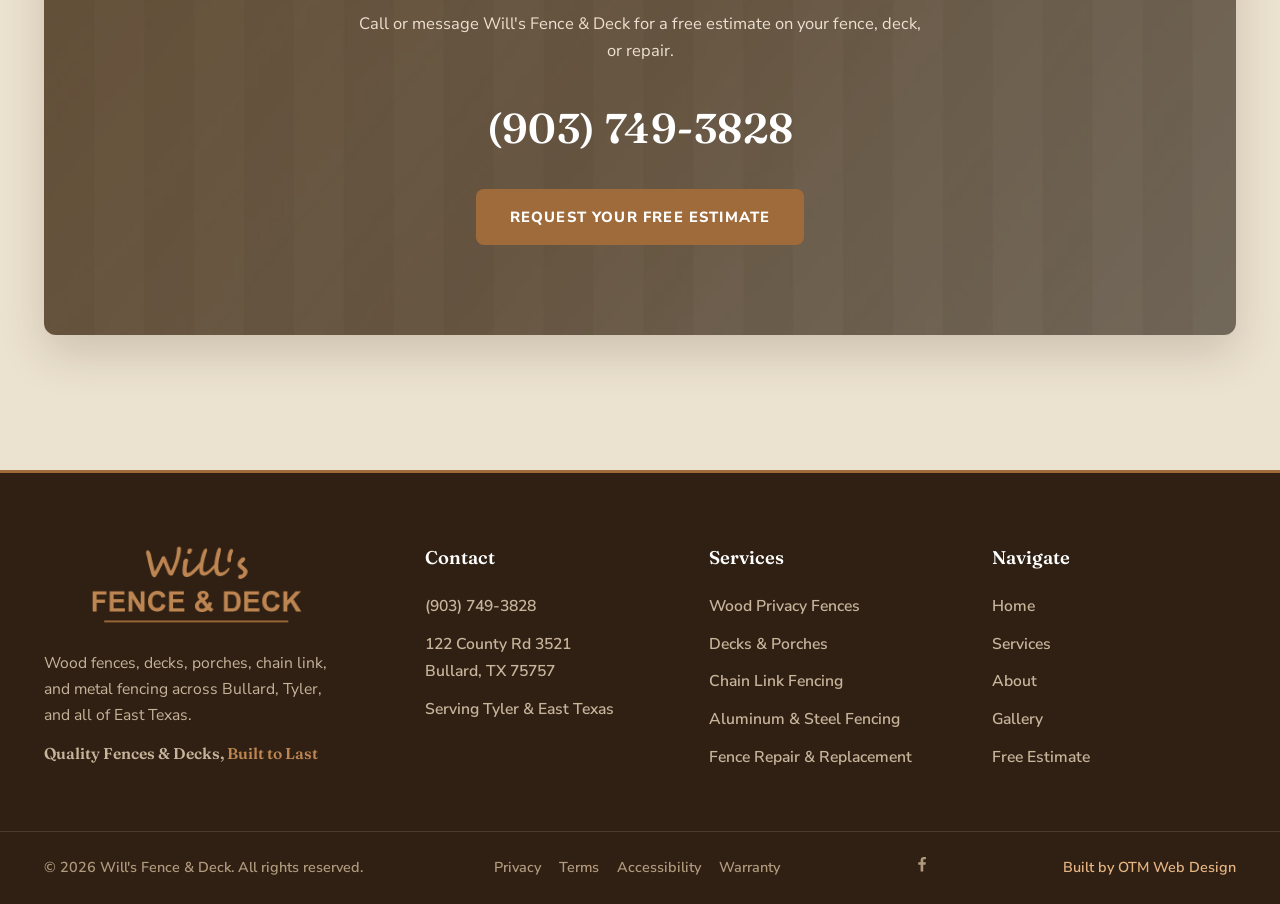
<file: gallery.html>
<!DOCTYPE html>
<html lang="en">
<head>
  <meta charset="UTF-8">
  <meta name="viewport" content="width=device-width, initial-scale=1.0">
  <title>Project Gallery | Will's Fence &amp; Deck | Bullard, TX</title>
  <meta name="description" content="See recent wood fences, decks, chain link, and metal fencing by Will's Fence & Deck around Bullard, Tyler, and East Texas. Quality fences built to last.">
  <link rel="canonical" href="https://one-true-mission.github.io/wills-fence-deck/gallery.html">
  <link rel="icon" type="image/png" href="assets/favicon.png">
  <link rel="apple-touch-icon" href="assets/favicon.png">

  <meta property="og:type" content="website">
  <meta property="og:site_name" content="Will's Fence & Deck">
  <meta property="og:title" content="Project Gallery | Will's Fence &amp; Deck | Bullard, TX">
  <meta property="og:description" content="See recent wood fences, decks, chain link, and metal fencing by Will's Fence & Deck around Bullard, Tyler, and East Texas. Quality fences built to last.">
  <meta property="og:url" content="https://one-true-mission.github.io/wills-fence-deck/gallery.html">
  <meta property="og:image" content="https://one-true-mission.github.io/wills-fence-deck/assets/og-image.jpg">
  <meta property="og:image:width" content="1200">
  <meta property="og:image:height" content="630">
  <meta property="og:image:alt" content="Will's Fence & Deck">
  <meta name="twitter:card" content="summary_large_image">
  <meta name="twitter:title" content="Project Gallery | Will's Fence &amp; Deck | Bullard, TX">
  <meta name="twitter:description" content="See recent wood fences, decks, chain link, and metal fencing by Will's Fence & Deck around Bullard, Tyler, and East Texas. Quality fences built to last.">
  <meta name="twitter:image" content="https://one-true-mission.github.io/wills-fence-deck/assets/og-image.jpg">

  <link rel="preconnect" href="https://fonts.googleapis.com">
  <link rel="preconnect" href="https://fonts.gstatic.com" crossorigin>
  <link href="https://fonts.googleapis.com/css2?family=Fraunces:opsz,wght@9..144,400;9..144,500;9..144,600&family=Nunito+Sans:wght@400;600;700;800&display=swap" rel="stylesheet">
  <link rel="stylesheet" href="styles.css">
</head>
<body data-page="gallery">

  <nav class="site-nav">
    <div class="nav-inner">
      <a class="nav-brand" href="index.html">
        <img src="assets/logo.png" alt="Will's Fence & Deck logo">
        <span class="brand-word">Will's <span class="accent">Fence &amp; Deck</span></span>
      </a>
      <button class="nav-toggle" aria-label="Toggle menu" aria-expanded="false">
        <span></span><span></span><span></span>
      </button>
      <ul class="nav-links">
        <li><a href="index.html" data-nav="home">Home</a></li>
        <li><a href="services.html" data-nav="services">Services</a></li>
        <li><a href="about.html" data-nav="about">About</a></li>
        <li><a href="gallery.html" data-nav="gallery">Gallery</a></li>
        <li><a class="btn btn-brown" href="book.html">Free Estimate</a></li>
      </ul>
    </div>
  </nav>

  <header class="page-hero hero-gallery">
    <div class="container">
      <div class="hero-content">
        <span class="eyebrow">Recent Work</span>
        <h1>Project <span class="accent">Gallery</span></h1>
        <p class="lead">Wood fences, decks, chain link, and metal fencing from around Bullard, Tyler, and East Texas. Every one built to last.</p>
      </div>
    </div>
  </header>

  <section class="section">
    <div class="container">
      <div class="section-card">
        <div class="section-head centered">
          <span class="eyebrow">The Work Speaks</span>
          <h2>Built by <span class="accent">Will's Fence &amp; Deck</span></h2>
        </div>
        <div class="gallery-grid">
          <img src="assets/gallery-1.jpg" alt="Wood privacy fence project in Bullard, TX">
          <img src="assets/gallery-2.jpg" alt="Custom backyard deck build">
          <img src="assets/gallery-3.jpg" alt="Chain link fence installation">
          <img src="assets/gallery-4.jpg" alt="Ranch and barbed wire fencing">
          <img src="assets/gallery-5.jpg" alt="Aluminum ornamental fence">
          <img src="assets/gallery-6.jpg" alt="Front porch build">
          <img src="assets/gallery-7.jpg" alt="Cedar fence and gate">
          <img src="assets/gallery-8.jpg" alt="Completed privacy fence line">
        </div>
      </div>
    </div>
  </section>

  <section class="section">
    <div class="container">
      <div class="cta-card">
        <span class="eyebrow">Your Project Could Be Next</span>
        <h2>Let's Build <span class="accent">Yours</span></h2>
        <p>Call or message Will's Fence & Deck for a free estimate on your fence, deck, or repair.</p>
        <a class="cta-phone" href="tel:+19037493828">(903) 749-3828</a>
        <a class="btn btn-brown" href="book.html">Request Your Free Estimate</a>
      </div>
    </div>
  </section>

  <footer class="site-footer">
    <div class="container">
      <div class="footer-grid">
        <div class="footer-brand">
          <img src="assets/logo.png" alt="Will's Fence & Deck logo">
          <p>Wood fences, decks, porches, chain link, and metal fencing across Bullard, Tyler, and all of East Texas.</p>
          <p class="footer-tag">Quality Fences &amp; Decks, <span class="accent">Built to Last</span></p>
        </div>
        <div class="footer-col">
          <h4>Contact</h4>
          <ul>
            <li><a href="tel:+19037493828">(903) 749-3828</a></li>
            <li><span>122 County Rd 3521<br>Bullard, TX 75757</span></li>
            <li><span>Serving Tyler &amp; East Texas</span></li>
          </ul>
        </div>
        <div class="footer-col">
          <h4>Services</h4>
          <ul>
            <li><a href="services.html">Wood Privacy Fences</a></li>
            <li><a href="services.html">Decks &amp; Porches</a></li>
            <li><a href="services.html">Chain Link Fencing</a></li>
            <li><a href="services.html">Aluminum &amp; Steel Fencing</a></li>
            <li><a href="services.html">Fence Repair &amp; Replacement</a></li>
          </ul>
        </div>
        <div class="footer-col">
          <h4>Navigate</h4>
          <ul>
            <li><a href="index.html">Home</a></li>
            <li><a href="services.html">Services</a></li>
            <li><a href="about.html">About</a></li>
            <li><a href="gallery.html">Gallery</a></li>
            <li><a href="book.html">Free Estimate</a></li>
          </ul>
        </div>
      </div>
    </div>
    <div class="footer-bottom">
      <div class="container footer-bottom-inner">
        <p>&copy; <span id="year">2026</span> Will's Fence & Deck. All rights reserved.</p>
        <div class="footer-legal">
          <a href="privacy.html">Privacy</a>
          <a href="terms.html">Terms</a>
          <a href="accessibility.html">Accessibility</a>
          <a href="warranty.html">Warranty</a>
        </div>
        <div class="footer-social">
          <a href="https://www.facebook.com/WillsFenceAndDeck" aria-label="Facebook" target="_blank" rel="noopener">
            <svg viewBox="0 0 24 24" xmlns="http://www.w3.org/2000/svg"><path d="M13.5 21v-8h2.7l.4-3.1h-3.1V7.9c0-.9.3-1.5 1.6-1.5h1.6V3.6c-.3 0-1.3-.1-2.4-.1-2.4 0-4 1.4-4 4.1v2.3H7.5V13h2.8v8h3.2z"/></svg>
          </a>
        </div>
        <a class="otm-credit" href="https://otm-designs.com" target="_blank" rel="noopener">Built by OTM Web Design</a>
      </div>
    </div>
  </footer>

  <script src="script.js"></script>
</body>
</html>
</file>
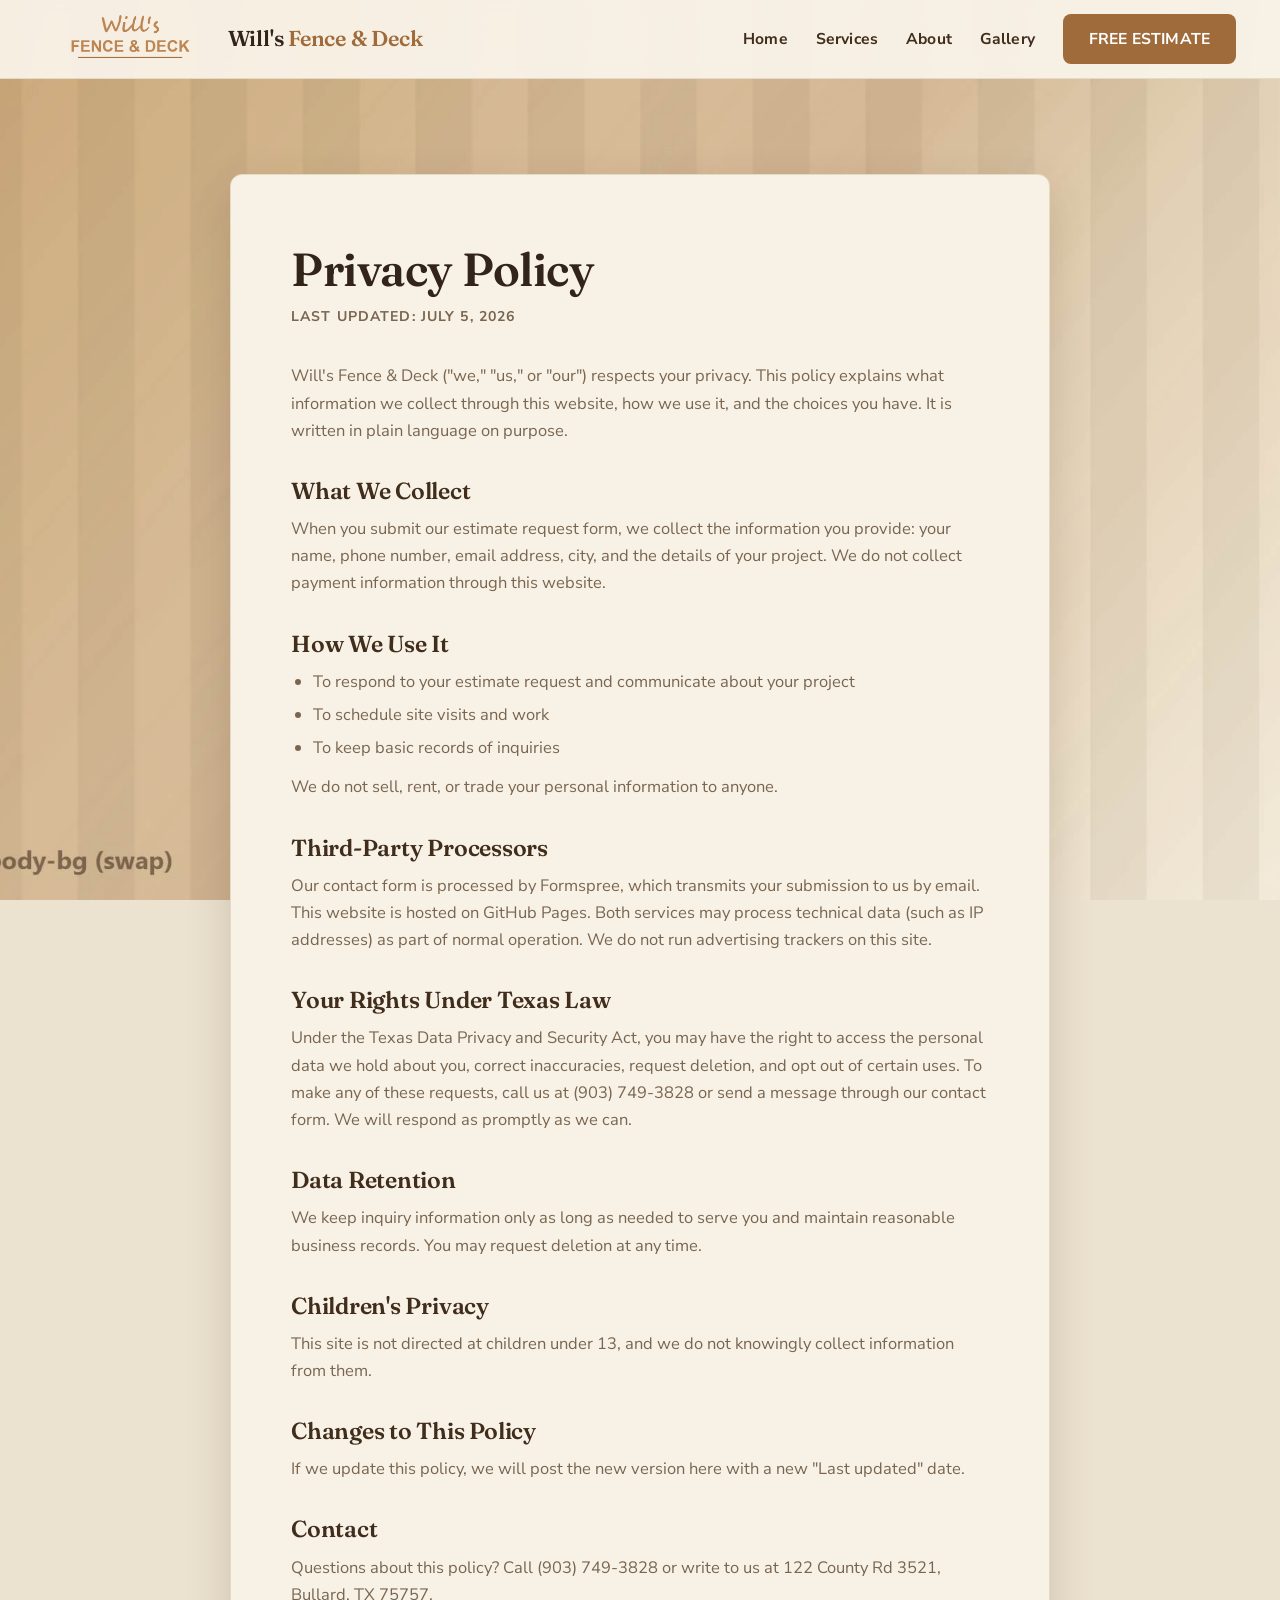
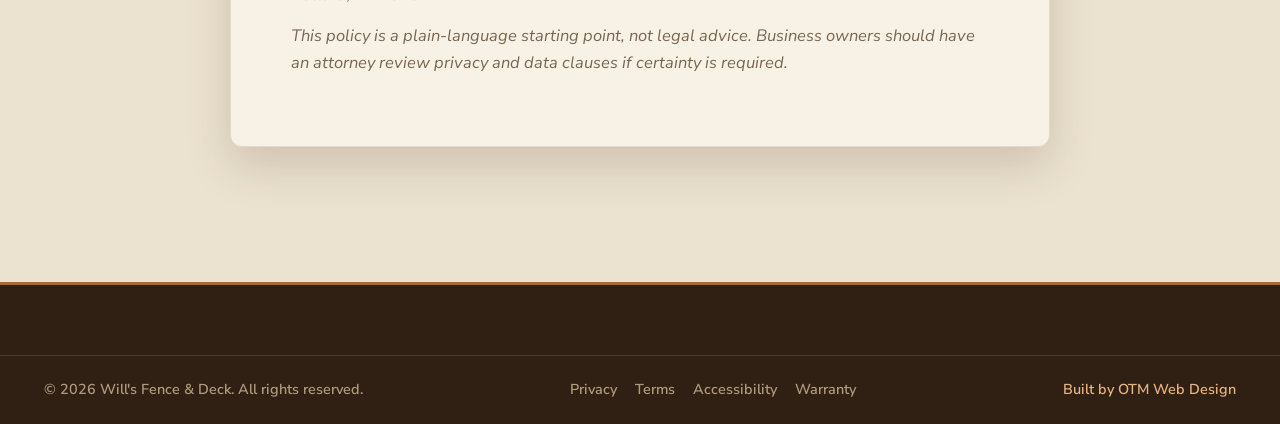
<file: privacy.html>
<!DOCTYPE html>
<html lang="en">
<head>
  <meta charset="UTF-8">
  <meta name="viewport" content="width=device-width, initial-scale=1.0">
  <title>Privacy Policy | Will's Fence &amp; Deck | Bullard, TX</title>
  <meta name="description" content="Privacy policy for the Will's Fence & Deck website.">
  <meta name="robots" content="noindex">
  <link rel="icon" type="image/png" href="assets/favicon.png">
  <link rel="apple-touch-icon" href="assets/favicon.png">
  <link rel="preconnect" href="https://fonts.googleapis.com">
  <link rel="preconnect" href="https://fonts.gstatic.com" crossorigin>
  <link href="https://fonts.googleapis.com/css2?family=Fraunces:opsz,wght@9..144,400;9..144,500;9..144,600&family=Nunito+Sans:wght@400;600;700;800&display=swap" rel="stylesheet">
  <link rel="stylesheet" href="styles.css">
</head>
<body data-page="legal">

  <nav class="site-nav">
    <div class="nav-inner">
      <a class="nav-brand" href="index.html">
        <img src="assets/logo.png" alt="Will's Fence & Deck logo">
        <span class="brand-word">Will's <span class="accent">Fence &amp; Deck</span></span>
      </a>
      <button class="nav-toggle" aria-label="Toggle menu" aria-expanded="false">
        <span></span><span></span><span></span>
      </button>
      <ul class="nav-links">
        <li><a href="index.html" data-nav="home">Home</a></li>
        <li><a href="services.html" data-nav="services">Services</a></li>
        <li><a href="about.html" data-nav="about">About</a></li>
        <li><a href="gallery.html" data-nav="gallery">Gallery</a></li>
        <li><a class="btn btn-brown" href="book.html">Free Estimate</a></li>
      </ul>
    </div>
  </nav>

  <section class="section">
    <div class="container">
      <div class="section-card legal-body">
        <h1>Privacy Policy</h1>
        <p class="legal-updated">Last updated: July 5, 2026</p>

        <p>Will's Fence & Deck ("we," "us," or "our") respects your privacy. This policy explains what information we collect through this website, how we use it, and the choices you have. It is written in plain language on purpose.</p>

        <h2>What We Collect</h2>
        <p>When you submit our estimate request form, we collect the information you provide: your name, phone number, email address, city, and the details of your project. We do not collect payment information through this website.</p>

        <h2>How We Use It</h2>
        <ul>
          <li>To respond to your estimate request and communicate about your project</li>
          <li>To schedule site visits and work</li>
          <li>To keep basic records of inquiries</li>
        </ul>
        <p>We do not sell, rent, or trade your personal information to anyone.</p>

        <h2>Third-Party Processors</h2>
        <p>Our contact form is processed by Formspree, which transmits your submission to us by email. This website is hosted on GitHub Pages. Both services may process technical data (such as IP addresses) as part of normal operation. We do not run advertising trackers on this site.</p>

        <h2>Your Rights Under Texas Law</h2>
        <p>Under the Texas Data Privacy and Security Act, you may have the right to access the personal data we hold about you, correct inaccuracies, request deletion, and opt out of certain uses. To make any of these requests, call us at (903) 749-3828 or send a message through our contact form. We will respond as promptly as we can.</p>

        <h2>Data Retention</h2>
        <p>We keep inquiry information only as long as needed to serve you and maintain reasonable business records. You may request deletion at any time.</p>

        <h2>Children's Privacy</h2>
        <p>This site is not directed at children under 13, and we do not knowingly collect information from them.</p>

        <h2>Changes to This Policy</h2>
        <p>If we update this policy, we will post the new version here with a new "Last updated" date.</p>

        <h2>Contact</h2>
        <p>Questions about this policy? Call (903) 749-3828 or write to us at 122 County Rd 3521, Bullard, TX 75757.</p>

        <p><em>This policy is a plain-language starting point, not legal advice. Business owners should have an attorney review privacy and data clauses if certainty is required.</em></p>
      </div>
    </div>
  </section>

  <footer class="site-footer">
    <div class="footer-bottom">
      <div class="container footer-bottom-inner">
        <p>&copy; <span id="year">2026</span> Will's Fence & Deck. All rights reserved.</p>
        <div class="footer-legal">
          <a href="privacy.html">Privacy</a>
          <a href="terms.html">Terms</a>
          <a href="accessibility.html">Accessibility</a>
          <a href="warranty.html">Warranty</a>
        </div>
        <a class="otm-credit" href="https://otm-designs.com" target="_blank" rel="noopener">Built by OTM Web Design</a>
      </div>
    </div>
  </footer>

  <script src="script.js"></script>
</body>
</html>
</file>
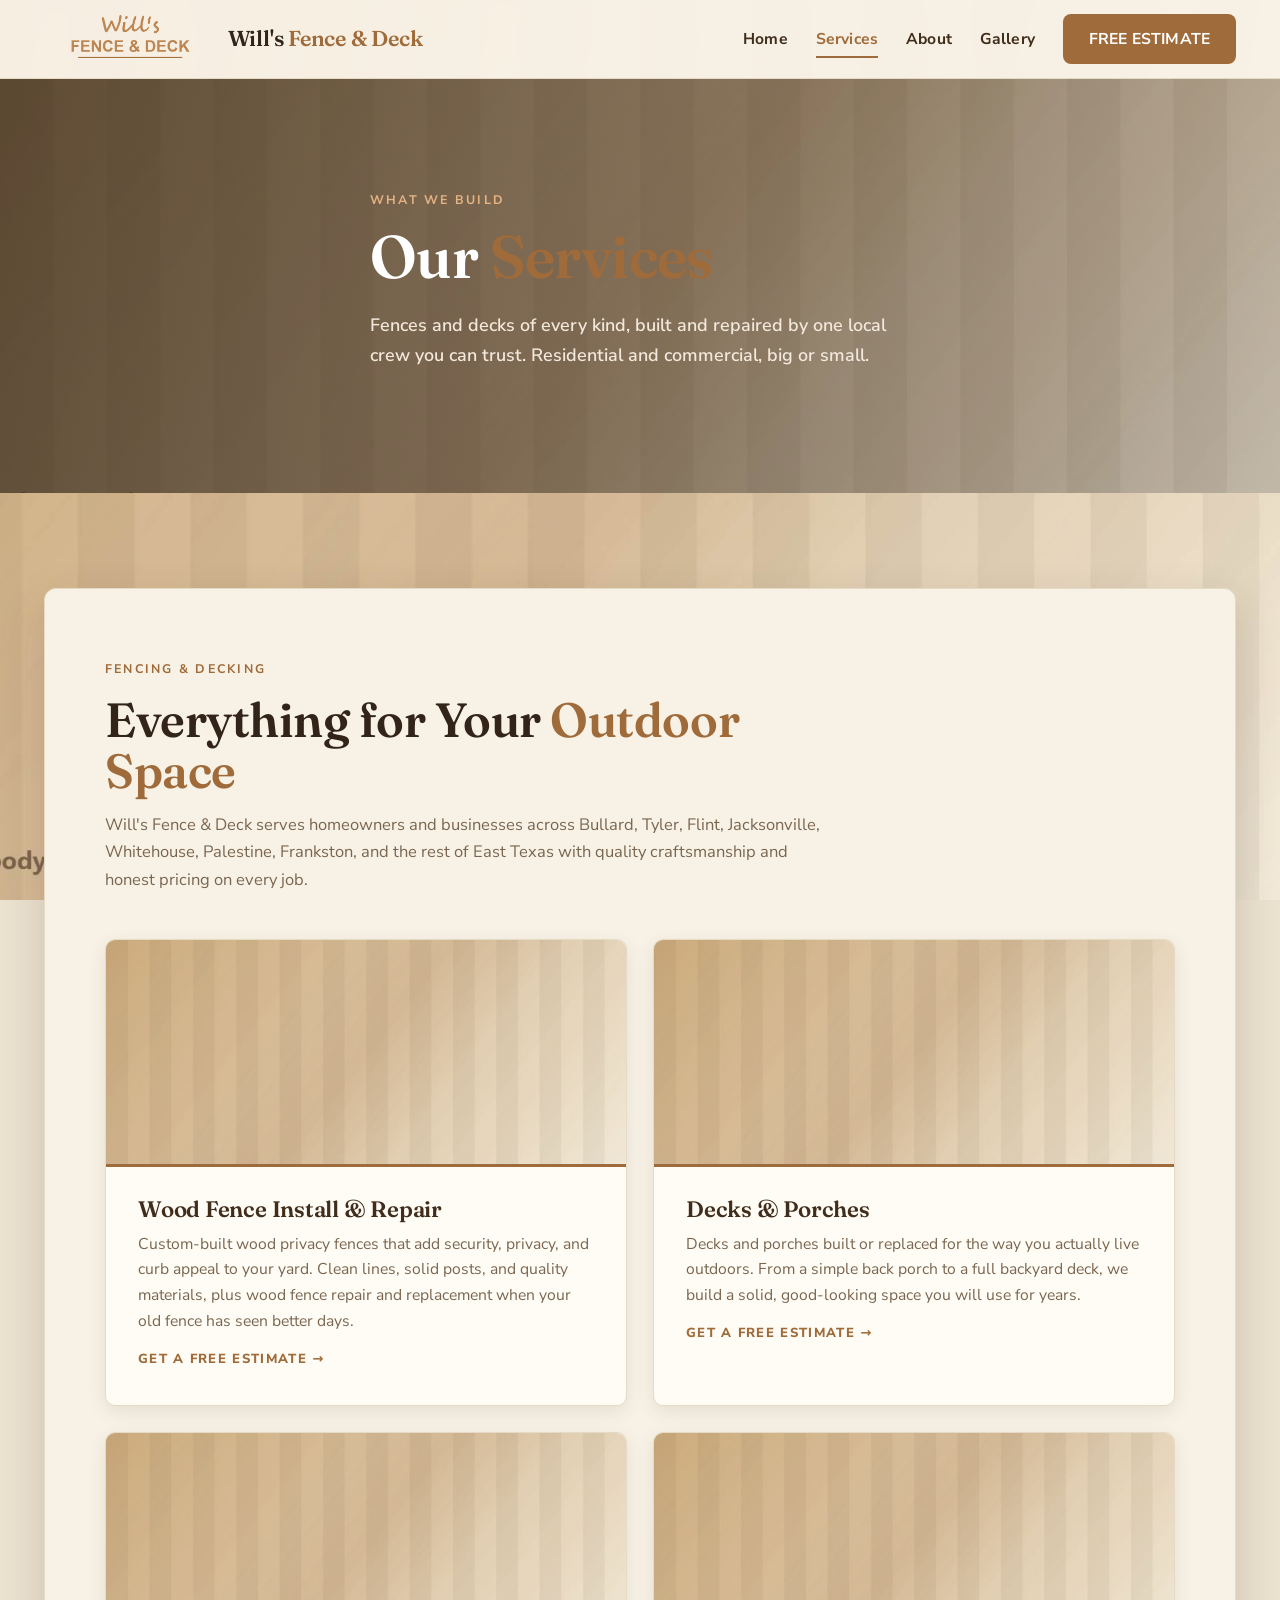
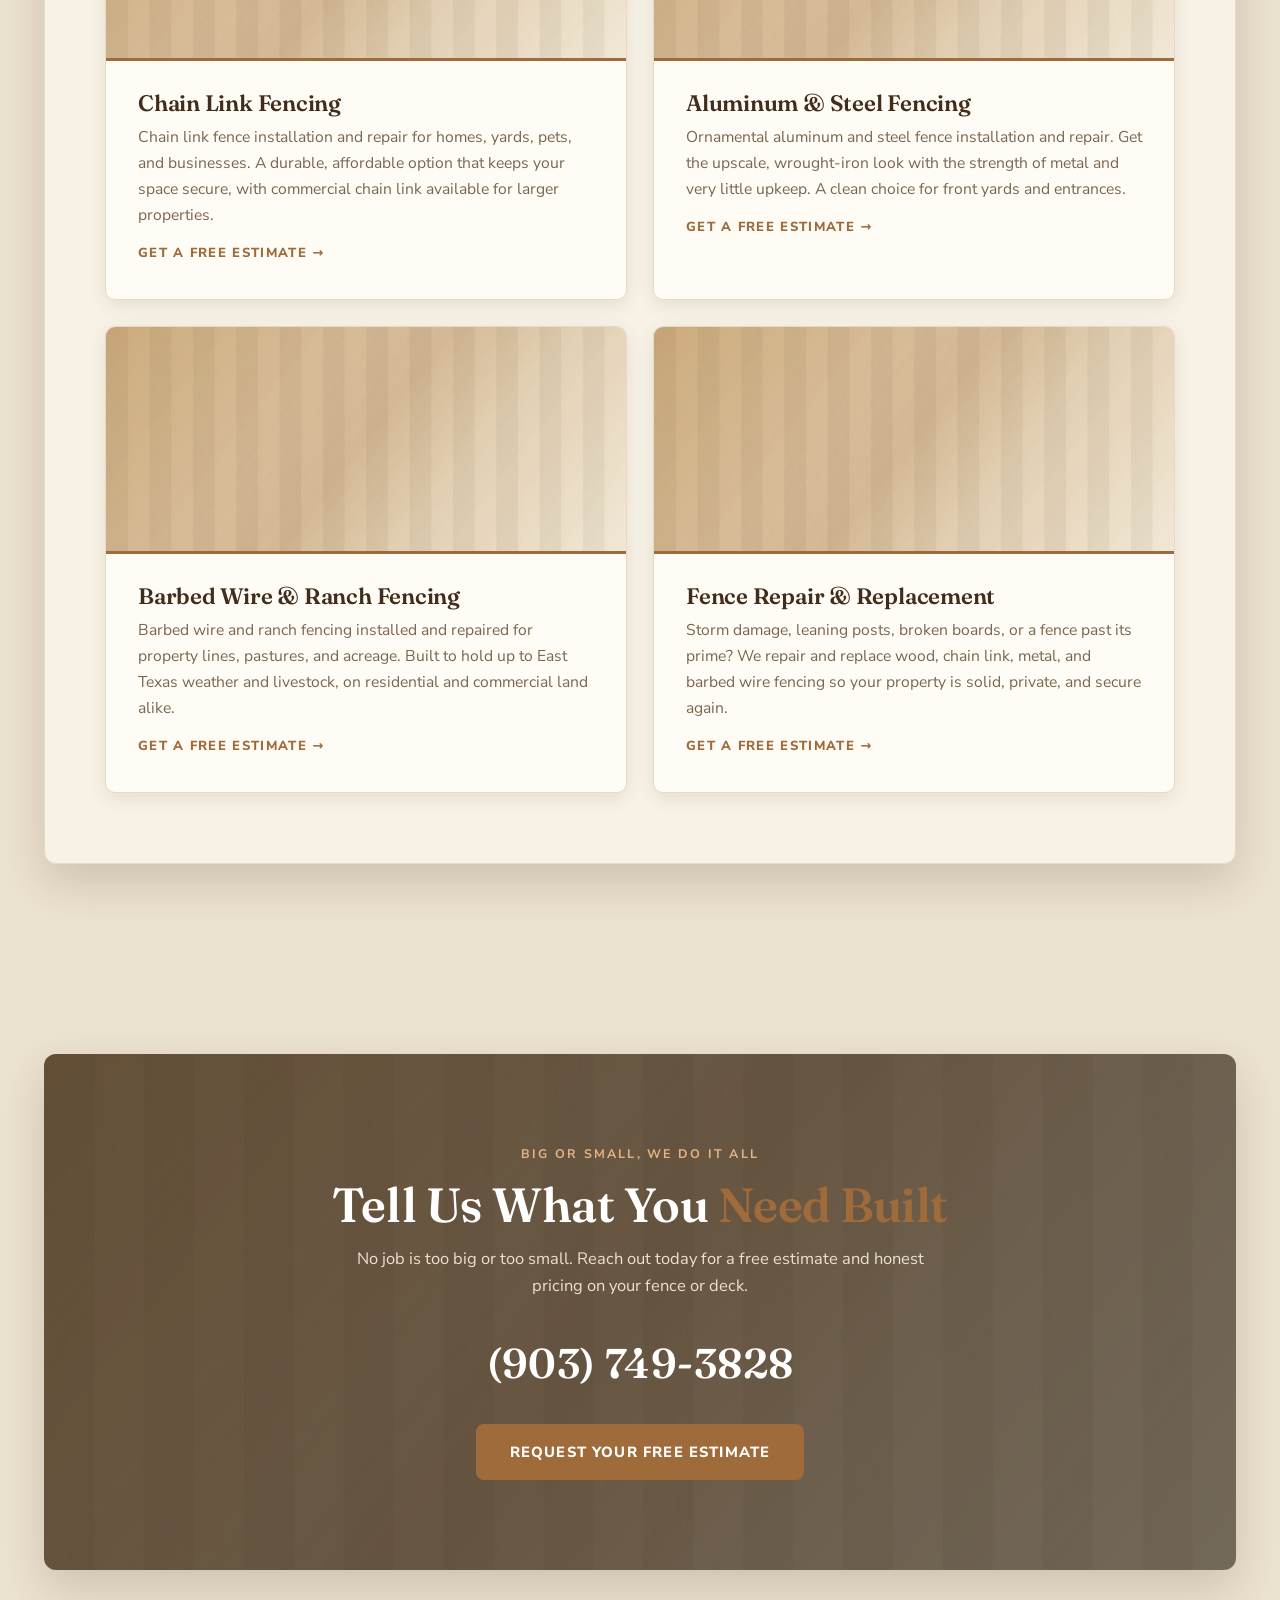
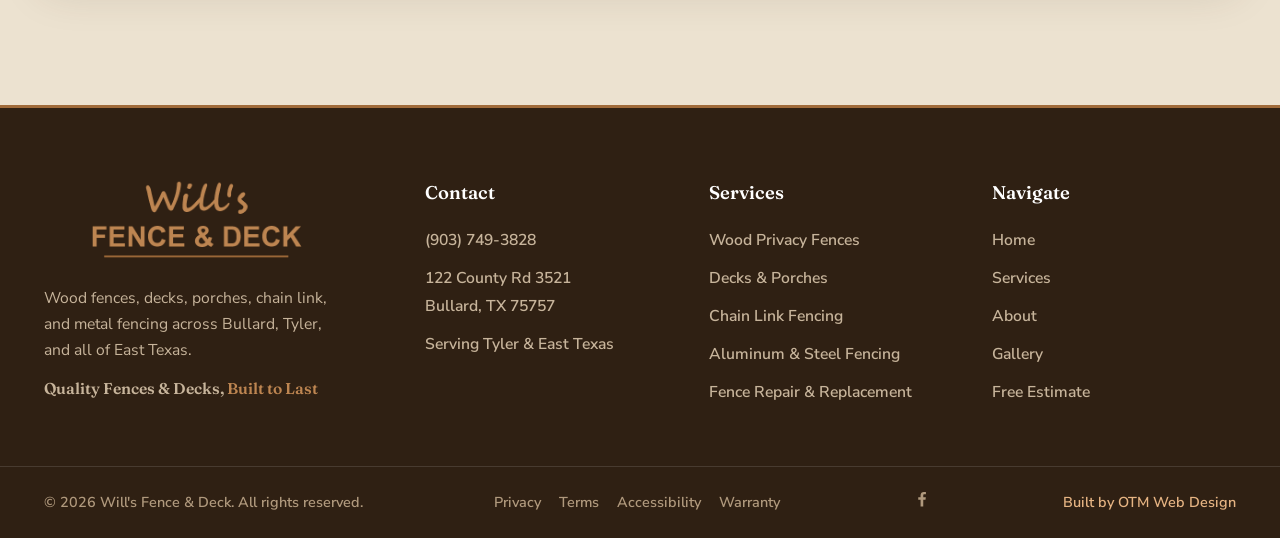
<file: services.html>
<!DOCTYPE html>
<html lang="en">
<head>
  <meta charset="UTF-8">
  <meta name="viewport" content="width=device-width, initial-scale=1.0">
  <title>Services | Will's Fence &amp; Deck | Bullard, TX</title>
  <meta name="description" content="Wood fences, decks and porches, chain link, aluminum and steel, barbed wire, and fence repair in Bullard, Tyler, and East Texas. Free estimates from Will's Fence & Deck.">
  <link rel="canonical" href="https://one-true-mission.github.io/wills-fence-deck/services.html">
  <link rel="icon" type="image/png" href="assets/favicon.png">
  <link rel="apple-touch-icon" href="assets/favicon.png">

  <meta property="og:type" content="website">
  <meta property="og:site_name" content="Will's Fence & Deck">
  <meta property="og:title" content="Services | Will's Fence &amp; Deck | Bullard, TX">
  <meta property="og:description" content="Wood fences, decks and porches, chain link, aluminum and steel, barbed wire, and fence repair in Bullard, Tyler, and East Texas. Free estimates from Will's Fence & Deck.">
  <meta property="og:url" content="https://one-true-mission.github.io/wills-fence-deck/services.html">
  <meta property="og:image" content="https://one-true-mission.github.io/wills-fence-deck/assets/og-image.jpg">
  <meta property="og:image:width" content="1200">
  <meta property="og:image:height" content="630">
  <meta property="og:image:alt" content="Will's Fence & Deck">
  <meta name="twitter:card" content="summary_large_image">
  <meta name="twitter:title" content="Services | Will's Fence &amp; Deck | Bullard, TX">
  <meta name="twitter:description" content="Wood fences, decks and porches, chain link, aluminum and steel, barbed wire, and fence repair in Bullard, Tyler, and East Texas. Free estimates from Will's Fence & Deck.">
  <meta name="twitter:image" content="https://one-true-mission.github.io/wills-fence-deck/assets/og-image.jpg">

  <link rel="preconnect" href="https://fonts.googleapis.com">
  <link rel="preconnect" href="https://fonts.gstatic.com" crossorigin>
  <link href="https://fonts.googleapis.com/css2?family=Fraunces:opsz,wght@9..144,400;9..144,500;9..144,600&family=Nunito+Sans:wght@400;600;700;800&display=swap" rel="stylesheet">
  <link rel="stylesheet" href="styles.css">
</head>
<body data-page="services">

  <nav class="site-nav">
    <div class="nav-inner">
      <a class="nav-brand" href="index.html">
        <img src="assets/logo.png" alt="Will's Fence & Deck logo">
        <span class="brand-word">Will's <span class="accent">Fence &amp; Deck</span></span>
      </a>
      <button class="nav-toggle" aria-label="Toggle menu" aria-expanded="false">
        <span></span><span></span><span></span>
      </button>
      <ul class="nav-links">
        <li><a href="index.html" data-nav="home">Home</a></li>
        <li><a href="services.html" data-nav="services">Services</a></li>
        <li><a href="about.html" data-nav="about">About</a></li>
        <li><a href="gallery.html" data-nav="gallery">Gallery</a></li>
        <li><a class="btn btn-brown" href="book.html">Free Estimate</a></li>
      </ul>
    </div>
  </nav>

  <header class="page-hero hero-services">
    <div class="container">
      <div class="hero-content">
        <span class="eyebrow">What We Build</span>
        <h1>Our <span class="accent">Services</span></h1>
        <p class="lead">Fences and decks of every kind, built and repaired by one local crew you can trust. Residential and commercial, big or small.</p>
      </div>
    </div>
  </header>

  <section class="section">
    <div class="container">
      <div class="section-card">
        <div class="section-head">
          <span class="eyebrow">Fencing &amp; Decking</span>
          <h2>Everything for Your <span class="accent">Outdoor Space</span></h2>
          <p>Will's Fence & Deck serves homeowners and businesses across Bullard, Tyler, Flint, Jacksonville, Whitehouse, Palestine, Frankston, and the rest of East Texas with quality craftsmanship and honest pricing on every job.</p>
        </div>
        <div class="services-detail-grid">
          <article class="service-card">
            <img src="assets/service-wood.jpg" alt="Custom wood privacy fence">
            <div class="card-body">
              <h3>Wood Fence Install &amp; Repair</h3>
              <p>Custom-built wood privacy fences that add security, privacy, and curb appeal to your yard. Clean lines, solid posts, and quality materials, plus wood fence repair and replacement when your old fence has seen better days.</p>
              <a class="card-link" href="book.html">Get a Free Estimate &rarr;</a>
            </div>
          </article>
          <article class="service-card">
            <img src="assets/service-decks.jpg" alt="Custom deck and porch build">
            <div class="card-body">
              <h3>Decks &amp; Porches</h3>
              <p>Decks and porches built or replaced for the way you actually live outdoors. From a simple back porch to a full backyard deck, we build a solid, good-looking space you will use for years.</p>
              <a class="card-link" href="book.html">Get a Free Estimate &rarr;</a>
            </div>
          </article>
          <article class="service-card">
            <img src="assets/service-chain-link.jpg" alt="Chain link fence installation and repair">
            <div class="card-body">
              <h3>Chain Link Fencing</h3>
              <p>Chain link fence installation and repair for homes, yards, pets, and businesses. A durable, affordable option that keeps your space secure, with commercial chain link available for larger properties.</p>
              <a class="card-link" href="book.html">Get a Free Estimate &rarr;</a>
            </div>
          </article>
          <article class="service-card">
            <img src="assets/service-metal.jpg" alt="Aluminum and steel ornamental fence">
            <div class="card-body">
              <h3>Aluminum &amp; Steel Fencing</h3>
              <p>Ornamental aluminum and steel fence installation and repair. Get the upscale, wrought-iron look with the strength of metal and very little upkeep. A clean choice for front yards and entrances.</p>
              <a class="card-link" href="book.html">Get a Free Estimate &rarr;</a>
            </div>
          </article>
          <article class="service-card">
            <img src="assets/service-barbed-wire.jpg" alt="Barbed wire and ranch fencing">
            <div class="card-body">
              <h3>Barbed Wire &amp; Ranch Fencing</h3>
              <p>Barbed wire and ranch fencing installed and repaired for property lines, pastures, and acreage. Built to hold up to East Texas weather and livestock, on residential and commercial land alike.</p>
              <a class="card-link" href="book.html">Get a Free Estimate &rarr;</a>
            </div>
          </article>
          <article class="service-card">
            <img src="assets/service-repair.jpg" alt="Fence repair and replacement">
            <div class="card-body">
              <h3>Fence Repair &amp; Replacement</h3>
              <p>Storm damage, leaning posts, broken boards, or a fence past its prime? We repair and replace wood, chain link, metal, and barbed wire fencing so your property is solid, private, and secure again.</p>
              <a class="card-link" href="book.html">Get a Free Estimate &rarr;</a>
            </div>
          </article>
        </div>
      </div>
    </div>
  </section>

  <section class="section">
    <div class="container">
      <div class="cta-card">
        <span class="eyebrow">Big or Small, We Do It All</span>
        <h2>Tell Us What You <span class="accent">Need Built</span></h2>
        <p>No job is too big or too small. Reach out today for a free estimate and honest pricing on your fence or deck.</p>
        <a class="cta-phone" href="tel:+19037493828">(903) 749-3828</a>
        <a class="btn btn-brown" href="book.html">Request Your Free Estimate</a>
      </div>
    </div>
  </section>

  <footer class="site-footer">
    <div class="container">
      <div class="footer-grid">
        <div class="footer-brand">
          <img src="assets/logo.png" alt="Will's Fence & Deck logo">
          <p>Wood fences, decks, porches, chain link, and metal fencing across Bullard, Tyler, and all of East Texas.</p>
          <p class="footer-tag">Quality Fences &amp; Decks, <span class="accent">Built to Last</span></p>
        </div>
        <div class="footer-col">
          <h4>Contact</h4>
          <ul>
            <li><a href="tel:+19037493828">(903) 749-3828</a></li>
            <li><span>122 County Rd 3521<br>Bullard, TX 75757</span></li>
            <li><span>Serving Tyler &amp; East Texas</span></li>
          </ul>
        </div>
        <div class="footer-col">
          <h4>Services</h4>
          <ul>
            <li><a href="services.html">Wood Privacy Fences</a></li>
            <li><a href="services.html">Decks &amp; Porches</a></li>
            <li><a href="services.html">Chain Link Fencing</a></li>
            <li><a href="services.html">Aluminum &amp; Steel Fencing</a></li>
            <li><a href="services.html">Fence Repair &amp; Replacement</a></li>
          </ul>
        </div>
        <div class="footer-col">
          <h4>Navigate</h4>
          <ul>
            <li><a href="index.html">Home</a></li>
            <li><a href="services.html">Services</a></li>
            <li><a href="about.html">About</a></li>
            <li><a href="gallery.html">Gallery</a></li>
            <li><a href="book.html">Free Estimate</a></li>
          </ul>
        </div>
      </div>
    </div>
    <div class="footer-bottom">
      <div class="container footer-bottom-inner">
        <p>&copy; <span id="year">2026</span> Will's Fence & Deck. All rights reserved.</p>
        <div class="footer-legal">
          <a href="privacy.html">Privacy</a>
          <a href="terms.html">Terms</a>
          <a href="accessibility.html">Accessibility</a>
          <a href="warranty.html">Warranty</a>
        </div>
        <div class="footer-social">
          <a href="https://www.facebook.com/WillsFenceAndDeck" aria-label="Facebook" target="_blank" rel="noopener">
            <svg viewBox="0 0 24 24" xmlns="http://www.w3.org/2000/svg"><path d="M13.5 21v-8h2.7l.4-3.1h-3.1V7.9c0-.9.3-1.5 1.6-1.5h1.6V3.6c-.3 0-1.3-.1-2.4-.1-2.4 0-4 1.4-4 4.1v2.3H7.5V13h2.8v8h3.2z"/></svg>
          </a>
        </div>
        <a class="otm-credit" href="https://otm-designs.com" target="_blank" rel="noopener">Built by OTM Web Design</a>
      </div>
    </div>
  </footer>

  <script src="script.js"></script>
</body>
</html>
</file>
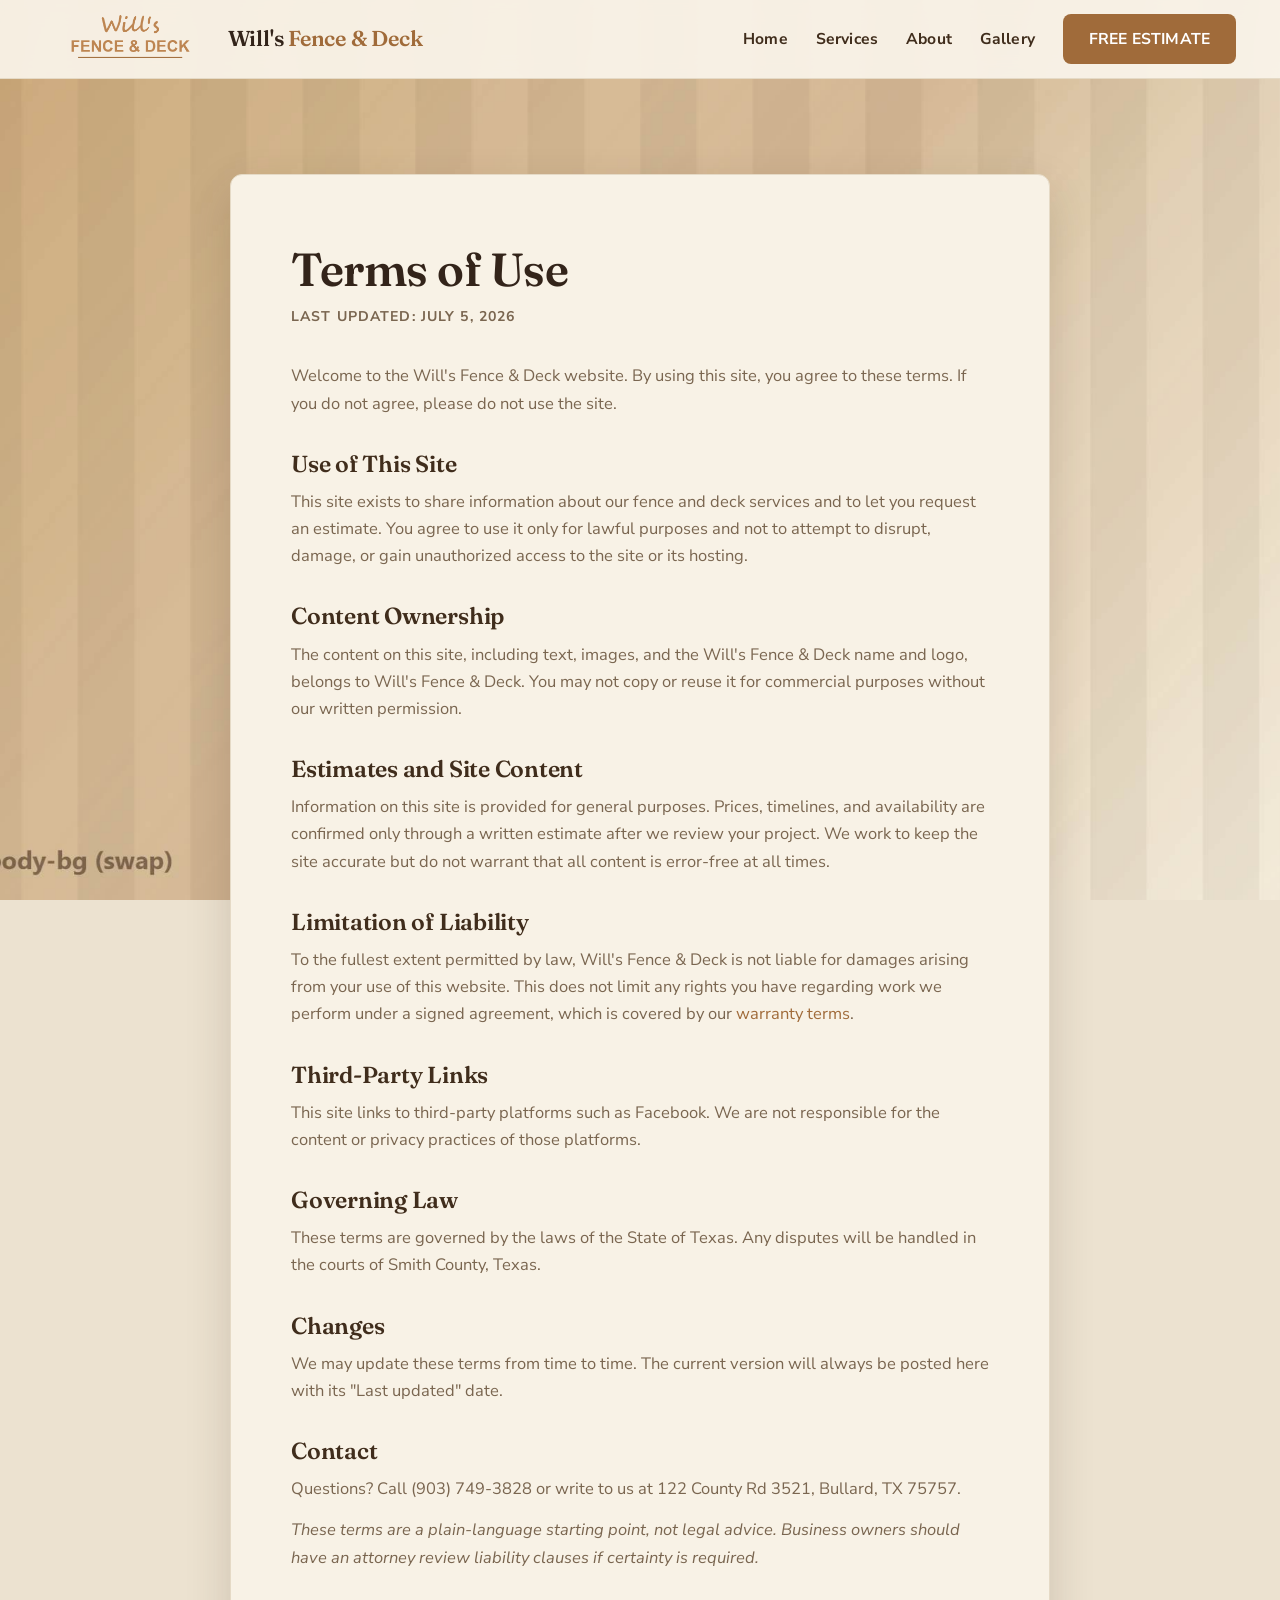
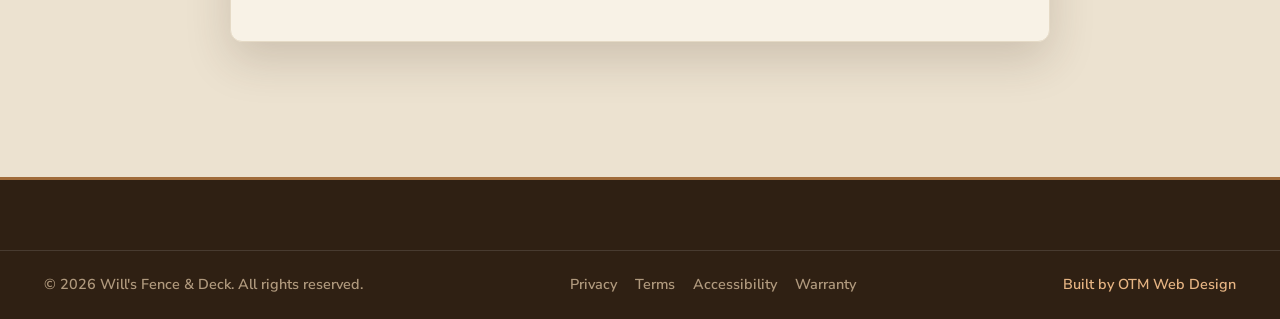
<file: terms.html>
<!DOCTYPE html>
<html lang="en">
<head>
  <meta charset="UTF-8">
  <meta name="viewport" content="width=device-width, initial-scale=1.0">
  <title>Terms of Use | Will's Fence &amp; Deck | Bullard, TX</title>
  <meta name="description" content="Terms of use for the Will's Fence & Deck website.">
  <meta name="robots" content="noindex">
  <link rel="icon" type="image/png" href="assets/favicon.png">
  <link rel="apple-touch-icon" href="assets/favicon.png">
  <link rel="preconnect" href="https://fonts.googleapis.com">
  <link rel="preconnect" href="https://fonts.gstatic.com" crossorigin>
  <link href="https://fonts.googleapis.com/css2?family=Fraunces:opsz,wght@9..144,400;9..144,500;9..144,600&family=Nunito+Sans:wght@400;600;700;800&display=swap" rel="stylesheet">
  <link rel="stylesheet" href="styles.css">
</head>
<body data-page="legal">

  <nav class="site-nav">
    <div class="nav-inner">
      <a class="nav-brand" href="index.html">
        <img src="assets/logo.png" alt="Will's Fence & Deck logo">
        <span class="brand-word">Will's <span class="accent">Fence &amp; Deck</span></span>
      </a>
      <button class="nav-toggle" aria-label="Toggle menu" aria-expanded="false">
        <span></span><span></span><span></span>
      </button>
      <ul class="nav-links">
        <li><a href="index.html" data-nav="home">Home</a></li>
        <li><a href="services.html" data-nav="services">Services</a></li>
        <li><a href="about.html" data-nav="about">About</a></li>
        <li><a href="gallery.html" data-nav="gallery">Gallery</a></li>
        <li><a class="btn btn-brown" href="book.html">Free Estimate</a></li>
      </ul>
    </div>
  </nav>

  <section class="section">
    <div class="container">
      <div class="section-card legal-body">
        <h1>Terms of Use</h1>
        <p class="legal-updated">Last updated: July 5, 2026</p>

        <p>Welcome to the Will's Fence & Deck website. By using this site, you agree to these terms. If you do not agree, please do not use the site.</p>

        <h2>Use of This Site</h2>
        <p>This site exists to share information about our fence and deck services and to let you request an estimate. You agree to use it only for lawful purposes and not to attempt to disrupt, damage, or gain unauthorized access to the site or its hosting.</p>

        <h2>Content Ownership</h2>
        <p>The content on this site, including text, images, and the Will's Fence & Deck name and logo, belongs to Will's Fence & Deck. You may not copy or reuse it for commercial purposes without our written permission.</p>

        <h2>Estimates and Site Content</h2>
        <p>Information on this site is provided for general purposes. Prices, timelines, and availability are confirmed only through a written estimate after we review your project. We work to keep the site accurate but do not warrant that all content is error-free at all times.</p>

        <h2>Limitation of Liability</h2>
        <p>To the fullest extent permitted by law, Will's Fence & Deck is not liable for damages arising from your use of this website. This does not limit any rights you have regarding work we perform under a signed agreement, which is covered by our <a href="warranty.html">warranty terms</a>.</p>

        <h2>Third-Party Links</h2>
        <p>This site links to third-party platforms such as Facebook. We are not responsible for the content or privacy practices of those platforms.</p>

        <h2>Governing Law</h2>
        <p>These terms are governed by the laws of the State of Texas. Any disputes will be handled in the courts of Smith County, Texas.</p>

        <h2>Changes</h2>
        <p>We may update these terms from time to time. The current version will always be posted here with its "Last updated" date.</p>

        <h2>Contact</h2>
        <p>Questions? Call (903) 749-3828 or write to us at 122 County Rd 3521, Bullard, TX 75757.</p>

        <p><em>These terms are a plain-language starting point, not legal advice. Business owners should have an attorney review liability clauses if certainty is required.</em></p>
      </div>
    </div>
  </section>

  <footer class="site-footer">
    <div class="footer-bottom">
      <div class="container footer-bottom-inner">
        <p>&copy; <span id="year">2026</span> Will's Fence & Deck. All rights reserved.</p>
        <div class="footer-legal">
          <a href="privacy.html">Privacy</a>
          <a href="terms.html">Terms</a>
          <a href="accessibility.html">Accessibility</a>
          <a href="warranty.html">Warranty</a>
        </div>
        <a class="otm-credit" href="https://otm-designs.com" target="_blank" rel="noopener">Built by OTM Web Design</a>
      </div>
    </div>
  </footer>

  <script src="script.js"></script>
</body>
</html>
</file>
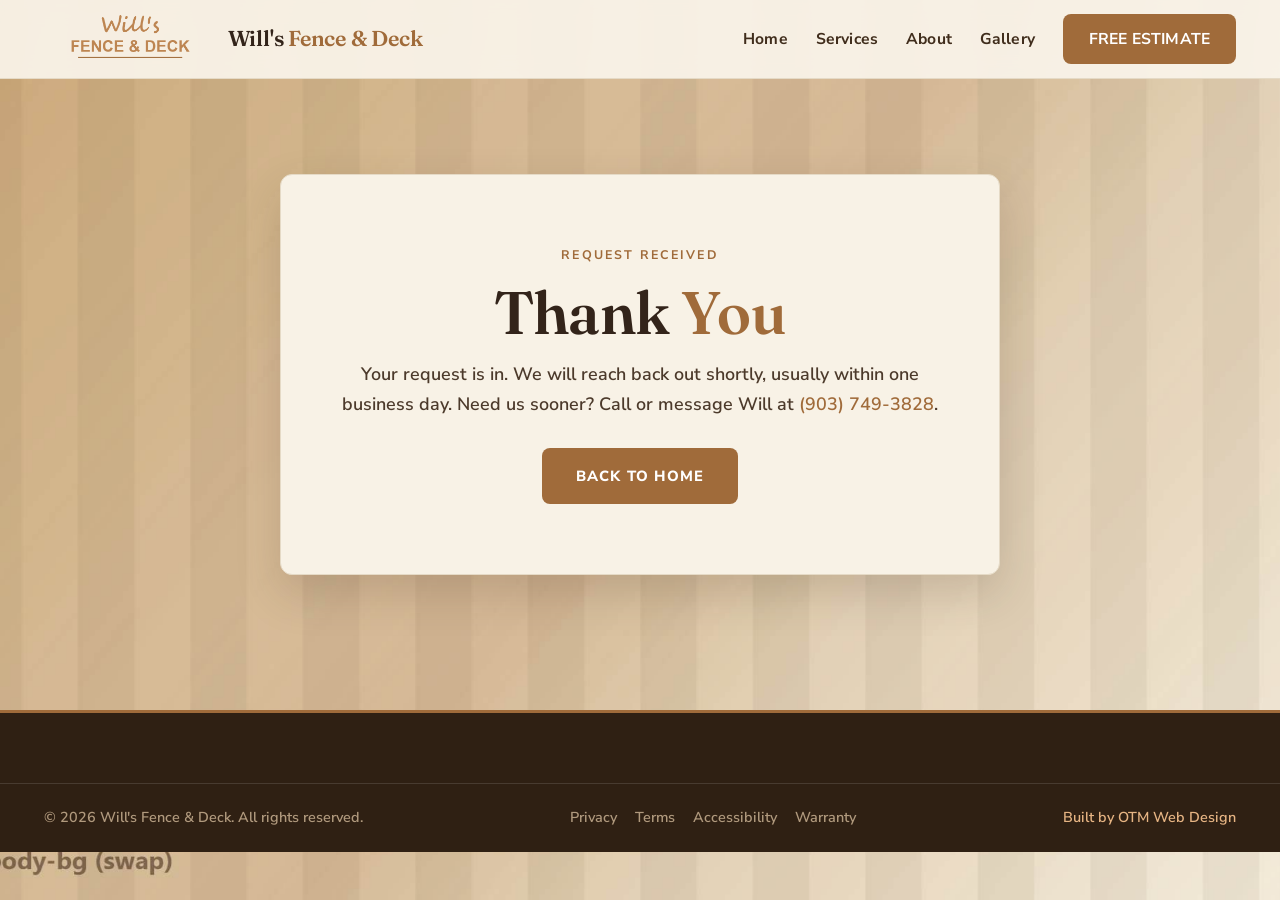
<file: thank-you.html>
<!DOCTYPE html>
<html lang="en">
<head>
  <meta charset="UTF-8">
  <meta name="viewport" content="width=device-width, initial-scale=1.0">
  <title>Thank You | Will's Fence &amp; Deck | Bullard, TX</title>
  <meta name="description" content="Thanks for reaching out to Will's Fence & Deck. We will be in touch shortly.">
  <meta name="robots" content="noindex">
  <link rel="icon" type="image/png" href="assets/favicon.png">
  <link rel="apple-touch-icon" href="assets/favicon.png">
  <link rel="preconnect" href="https://fonts.googleapis.com">
  <link rel="preconnect" href="https://fonts.gstatic.com" crossorigin>
  <link href="https://fonts.googleapis.com/css2?family=Fraunces:opsz,wght@9..144,400;9..144,500;9..144,600&family=Nunito+Sans:wght@400;600;700;800&display=swap" rel="stylesheet">
  <link rel="stylesheet" href="styles.css">
</head>
<body data-page="thanks">

  <nav class="site-nav">
    <div class="nav-inner">
      <a class="nav-brand" href="index.html">
        <img src="assets/logo.png" alt="Will's Fence & Deck logo">
        <span class="brand-word">Will's <span class="accent">Fence &amp; Deck</span></span>
      </a>
      <button class="nav-toggle" aria-label="Toggle menu" aria-expanded="false">
        <span></span><span></span><span></span>
      </button>
      <ul class="nav-links">
        <li><a href="index.html" data-nav="home">Home</a></li>
        <li><a href="services.html" data-nav="services">Services</a></li>
        <li><a href="about.html" data-nav="about">About</a></li>
        <li><a href="gallery.html" data-nav="gallery">Gallery</a></li>
        <li><a class="btn btn-brown" href="book.html">Free Estimate</a></li>
      </ul>
    </div>
  </nav>

  <section class="section" style="min-height: 55vh; display: flex; align-items: center;">
    <div class="container" style="width: 100%;">
      <div class="section-card thanks-card">
        <span class="eyebrow">Request Received</span>
        <h1>Thank <span class="accent">You</span></h1>
        <p class="lead">Your request is in. We will reach back out shortly, usually within one business day. Need us sooner? Call or message Will at <a href="tel:+19037493828">(903) 749-3828</a>.</p>
        <a class="btn btn-brown" href="index.html">Back to Home</a>
      </div>
    </div>
  </section>

  <footer class="site-footer">
    <div class="footer-bottom">
      <div class="container footer-bottom-inner">
        <p>&copy; <span id="year">2026</span> Will's Fence & Deck. All rights reserved.</p>
        <div class="footer-legal">
          <a href="privacy.html">Privacy</a>
          <a href="terms.html">Terms</a>
          <a href="accessibility.html">Accessibility</a>
          <a href="warranty.html">Warranty</a>
        </div>
        <a class="otm-credit" href="https://otm-designs.com" target="_blank" rel="noopener">Built by OTM Web Design</a>
      </div>
    </div>
  </footer>

  <script src="script.js"></script>
</body>
</html>
</file>
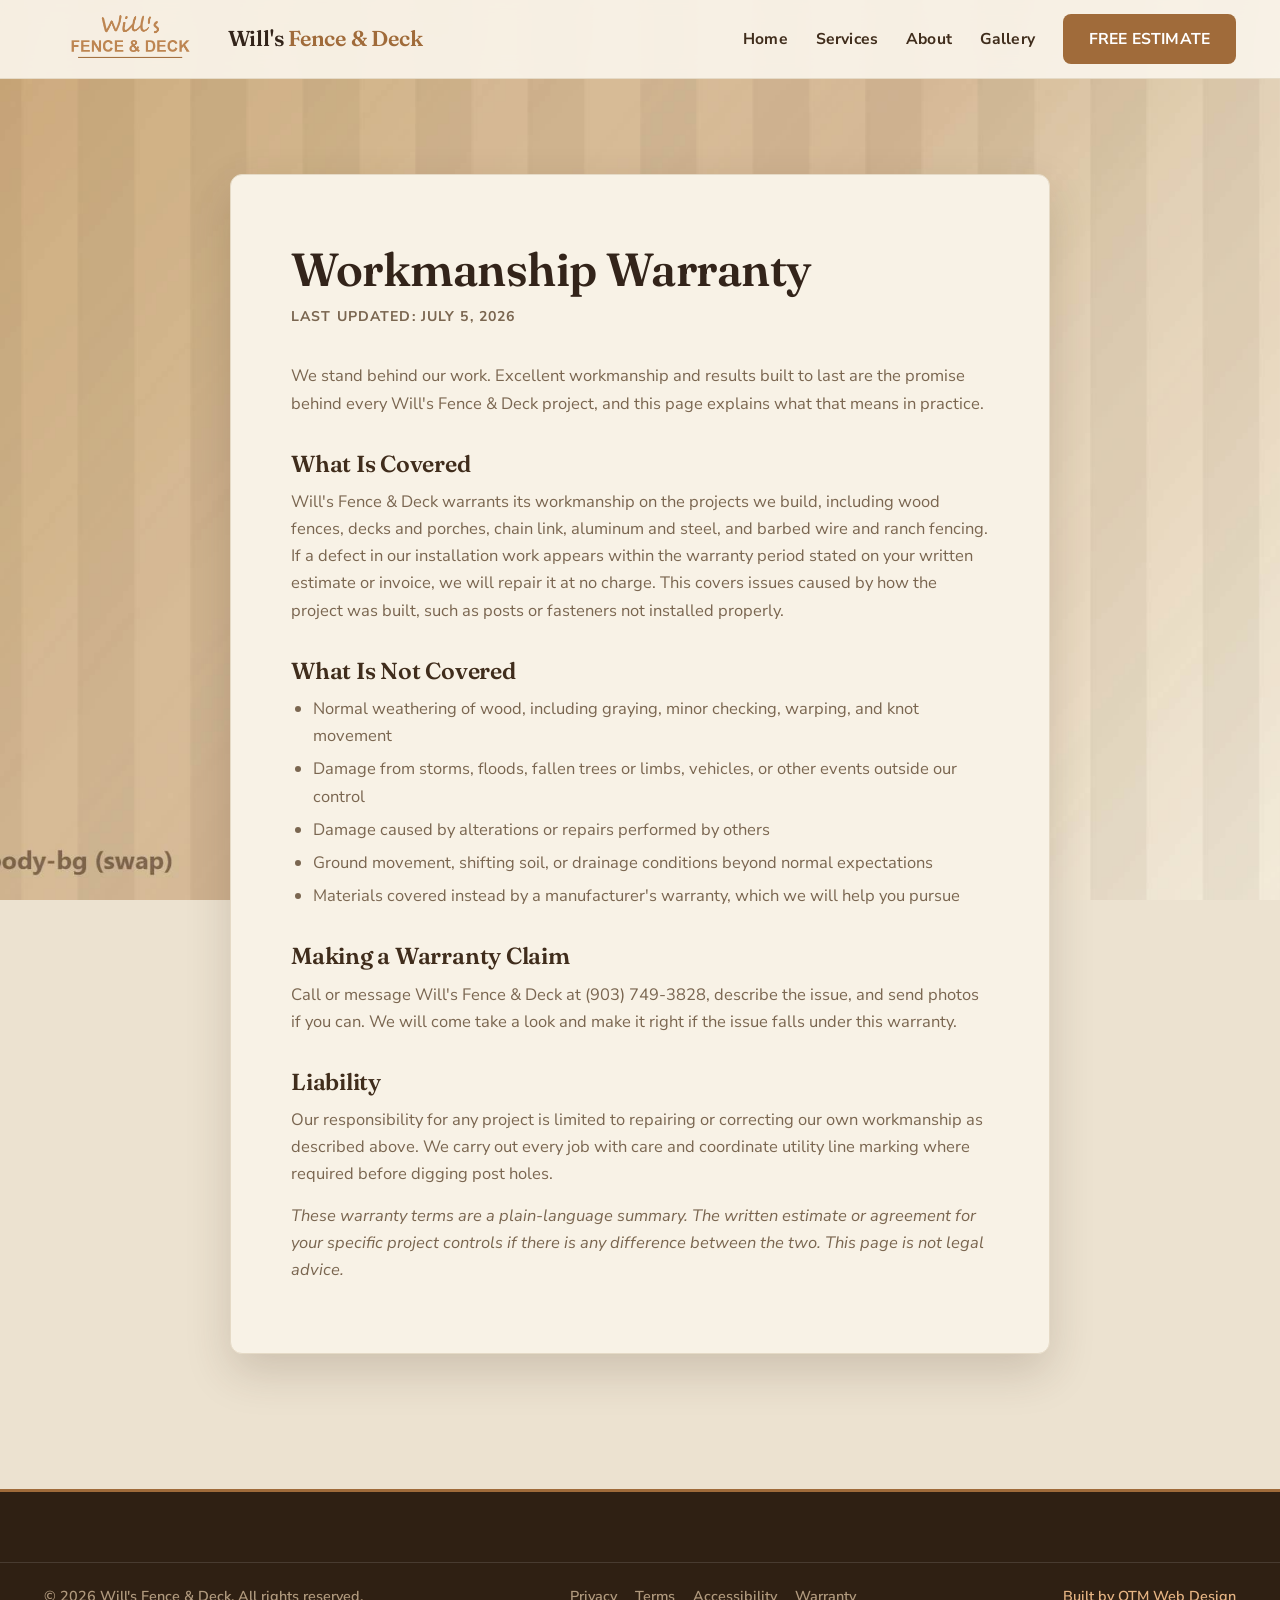
<file: warranty.html>
<!DOCTYPE html>
<html lang="en">
<head>
  <meta charset="UTF-8">
  <meta name="viewport" content="width=device-width, initial-scale=1.0">
  <title>Workmanship Warranty | Will's Fence &amp; Deck | Bullard, TX</title>
  <meta name="description" content="Workmanship warranty and liability terms for Will's Fence & Deck projects.">
  <meta name="robots" content="noindex">
  <link rel="icon" type="image/png" href="assets/favicon.png">
  <link rel="apple-touch-icon" href="assets/favicon.png">
  <link rel="preconnect" href="https://fonts.googleapis.com">
  <link rel="preconnect" href="https://fonts.gstatic.com" crossorigin>
  <link href="https://fonts.googleapis.com/css2?family=Fraunces:opsz,wght@9..144,400;9..144,500;9..144,600&family=Nunito+Sans:wght@400;600;700;800&display=swap" rel="stylesheet">
  <link rel="stylesheet" href="styles.css">
</head>
<body data-page="legal">

  <nav class="site-nav">
    <div class="nav-inner">
      <a class="nav-brand" href="index.html">
        <img src="assets/logo.png" alt="Will's Fence & Deck logo">
        <span class="brand-word">Will's <span class="accent">Fence &amp; Deck</span></span>
      </a>
      <button class="nav-toggle" aria-label="Toggle menu" aria-expanded="false">
        <span></span><span></span><span></span>
      </button>
      <ul class="nav-links">
        <li><a href="index.html" data-nav="home">Home</a></li>
        <li><a href="services.html" data-nav="services">Services</a></li>
        <li><a href="about.html" data-nav="about">About</a></li>
        <li><a href="gallery.html" data-nav="gallery">Gallery</a></li>
        <li><a class="btn btn-brown" href="book.html">Free Estimate</a></li>
      </ul>
    </div>
  </nav>

  <section class="section">
    <div class="container">
      <div class="section-card legal-body">
        <h1>Workmanship Warranty</h1>
        <p class="legal-updated">Last updated: July 5, 2026</p>

        <p>We stand behind our work. Excellent workmanship and results built to last are the promise behind every Will's Fence & Deck project, and this page explains what that means in practice.</p>

        <h2>What Is Covered</h2>
        <p>Will's Fence & Deck warrants its workmanship on the projects we build, including wood fences, decks and porches, chain link, aluminum and steel, and barbed wire and ranch fencing. If a defect in our installation work appears within the warranty period stated on your written estimate or invoice, we will repair it at no charge. This covers issues caused by how the project was built, such as posts or fasteners not installed properly.</p>

        <h2>What Is Not Covered</h2>
        <ul>
          <li>Normal weathering of wood, including graying, minor checking, warping, and knot movement</li>
          <li>Damage from storms, floods, fallen trees or limbs, vehicles, or other events outside our control</li>
          <li>Damage caused by alterations or repairs performed by others</li>
          <li>Ground movement, shifting soil, or drainage conditions beyond normal expectations</li>
          <li>Materials covered instead by a manufacturer's warranty, which we will help you pursue</li>
        </ul>

        <h2>Making a Warranty Claim</h2>
        <p>Call or message Will's Fence & Deck at (903) 749-3828, describe the issue, and send photos if you can. We will come take a look and make it right if the issue falls under this warranty.</p>

        <h2>Liability</h2>
        <p>Our responsibility for any project is limited to repairing or correcting our own workmanship as described above. We carry out every job with care and coordinate utility line marking where required before digging post holes.</p>

        <p><em>These warranty terms are a plain-language summary. The written estimate or agreement for your specific project controls if there is any difference between the two. This page is not legal advice.</em></p>
      </div>
    </div>
  </section>

  <footer class="site-footer">
    <div class="footer-bottom">
      <div class="container footer-bottom-inner">
        <p>&copy; <span id="year">2026</span> Will's Fence & Deck. All rights reserved.</p>
        <div class="footer-legal">
          <a href="privacy.html">Privacy</a>
          <a href="terms.html">Terms</a>
          <a href="accessibility.html">Accessibility</a>
          <a href="warranty.html">Warranty</a>
        </div>
        <a class="otm-credit" href="https://otm-designs.com" target="_blank" rel="noopener">Built by OTM Web Design</a>
      </div>
    </div>
  </footer>

  <script src="script.js"></script>
</body>
</html>
</file>
<file: styles.css>
/* ============================================================
   Will's Fence & Deck - Bullard, TX
   OTM Web Design build - light/warm variant
   Palette: deep espresso anchor, light-brown (caramel) accent, cream cards
   ============================================================ */

:root {
  --espresso: #402d1c;
  --espresso-2: #543c27;
  --espresso-deep: #2f2013;
  --brown: #a06b3a;
  --brown-bright: #bd8551;
  --cream: #ece2d0;
  --card: #f8f2e6;
  --sub-card: #fffcf5;
  --ink: #33241a;
  --text: #4c3a2b;
  --muted: #7a6650;
  --line: #e5dac6;
  --shadow-soft: 0 6px 18px rgba(64, 45, 28, 0.10);
  --shadow-lift: 0 18px 45px rgba(64, 45, 28, 0.18);
  --radius: 12px;
  --font-display: "Fraunces", Georgia, serif;
  --font-body: "Nunito Sans", system-ui, sans-serif;
}

* { margin: 0; padding: 0; box-sizing: border-box; }

html { scroll-behavior: smooth; }

body {
  font-family: var(--font-body);
  font-size: 16.5px;
  line-height: 1.65;
  color: var(--text);
  background-color: var(--cream);
  overflow-x: hidden;
}

/* Light body background: subtle image, no darkening filter */
body::before {
  content: "";
  position: fixed;
  inset: 0;
  z-index: -1;
  background: url("assets/body-bg.jpg") center / cover no-repeat;
}

img { max-width: 100%; display: block; }

a { color: var(--brown); text-decoration: none; }
a:hover { color: var(--brown-bright); }

.container {
  max-width: 1240px;
  margin: 0 auto;
  padding: 0 24px;
}

/* ---------- Type ---------- */
h1, h2, h3, .display {
  font-family: var(--font-display);
  font-weight: 600;
  letter-spacing: -0.01em;
  line-height: 1.08;
  color: var(--ink);
}

h1 { font-size: clamp(2.2rem, 5vw, 3.75rem); }
h2 { font-size: clamp(1.9rem, 3.8vw, 3rem); }
h3 { font-size: 1.4rem; }

.eyebrow {
  display: block;
  font-size: 0.78rem;
  font-weight: 700;
  text-transform: uppercase;
  letter-spacing: 0.18em;
  color: var(--brown);
  margin-bottom: 14px;
}

.accent { color: var(--brown); }

p { color: var(--muted); }

.lead { font-size: 1.12rem; font-weight: 600; color: var(--text); }

/* ---------- Buttons ---------- */
.btn {
  display: inline-block;
  font-family: var(--font-body);
  font-weight: 800;
  font-size: 0.92rem;
  text-transform: uppercase;
  letter-spacing: 0.08em;
  padding: 14px 32px;
  border-radius: 8px;
  border: 2px solid transparent;
  cursor: pointer;
  transition: transform 0.2s ease, box-shadow 0.2s ease, background 0.2s ease, color 0.2s ease, border-color 0.2s ease;
}

.btn-brown {
  background: var(--brown);
  color: #fff;
}
.btn-brown:hover {
  background: var(--brown-bright);
  color: #fff;
  transform: translateY(-2px);
  box-shadow: 0 10px 25px rgba(160, 107, 58, 0.34);
}

.btn-ghost {
  background: transparent;
  color: #fff;
  border-color: rgba(255, 255, 255, 0.55);
}
.btn-ghost:hover {
  color: #fff;
  border-color: #fff;
  background: rgba(255, 255, 255, 0.10);
  transform: translateY(-2px);
}

.btn-espresso {
  background: var(--espresso);
  color: #fff;
}
.btn-espresso:hover {
  background: var(--espresso-2);
  color: #fff;
  transform: translateY(-2px);
  box-shadow: var(--shadow-soft);
}

/* ---------- Nav ---------- */
.site-nav {
  position: sticky;
  top: 0;
  z-index: 100;
  background: rgba(250, 245, 235, 0.92);
  backdrop-filter: blur(10px);
  -webkit-backdrop-filter: blur(10px);
  border-bottom: 1px solid var(--line);
}

.nav-inner {
  max-width: 1240px;
  margin: 0 auto;
  padding: 0 24px;
  height: 78px;
  display: flex;
  align-items: center;
  justify-content: space-between;
  gap: 20px;
}

.nav-brand {
  display: flex;
  align-items: center;
  gap: 12px;
  color: var(--ink);
}
.nav-brand img { height: 52px; width: auto; }
.nav-brand .brand-word {
  font-family: var(--font-display);
  font-weight: 600;
  font-size: 1.35rem;
  letter-spacing: -0.01em;
  line-height: 1;
}
.nav-brand .brand-word .accent { color: var(--brown); }

.nav-links {
  display: flex;
  align-items: center;
  gap: 28px;
  list-style: none;
}
.nav-links a {
  color: var(--espresso);
  font-weight: 700;
  font-size: 0.98rem;
  letter-spacing: 0.01em;
  padding: 6px 0;
  border-bottom: 2px solid transparent;
  transition: color 0.2s ease, border-color 0.2s ease;
}
.nav-links a:hover { color: var(--brown); }
.nav-links a.is-active {
  color: var(--brown);
  border-bottom-color: var(--brown);
}
.nav-links .btn { padding: 11px 24px; color: #fff; border-bottom: none; }
.nav-links .btn:hover { color: #fff; }

.nav-toggle {
  display: none;
  background: none;
  border: none;
  cursor: pointer;
  width: 42px;
  height: 42px;
  position: relative;
}
.nav-toggle span {
  display: block;
  width: 26px;
  height: 2px;
  background: var(--espresso);
  margin: 6px auto;
  transition: transform 0.25s ease, opacity 0.25s ease;
}
.nav-toggle.is-open span:nth-child(1) { transform: translateY(8px) rotate(45deg); }
.nav-toggle.is-open span:nth-child(2) { opacity: 0; }
.nav-toggle.is-open span:nth-child(3) { transform: translateY(-8px) rotate(-45deg); }

/* ---------- Hero ---------- */
.hero {
  position: relative;
  min-height: 88vh;
  display: flex;
  align-items: center;
  background-size: cover;
  background-position: center;
}
.hero-home { background-image: url("assets/hero-home.jpg"); }

.hero::before {
  content: "";
  position: absolute;
  inset: 0;
  background: linear-gradient(100deg, rgba(38, 26, 15, 0.68) 0%, rgba(38, 26, 15, 0.54) 45%, rgba(38, 26, 15, 0.26) 100%);
}

.hero .container { position: relative; z-index: 1; }

.hero-content { max-width: 660px; padding: 110px 0; }
.hero-content h1 { color: #fff; }
.hero-content h1 span.line { display: block; }
.hero-content .eyebrow { color: #e6b483; }

.hero-content .lead {
  margin: 22px 0 32px;
  color: #f2e8db;
  max-width: 540px;
}

.hero-actions { display: flex; gap: 16px; flex-wrap: wrap; }

/* Page heroes (inner pages) */
.page-hero {
  position: relative;
  min-height: 46vh;
  display: flex;
  align-items: center;
  background-size: cover;
  background-position: center;
}
.page-hero::before {
  content: "";
  position: absolute;
  inset: 0;
  background: linear-gradient(100deg, rgba(38, 26, 15, 0.66) 0%, rgba(38, 26, 15, 0.45) 55%, rgba(38, 26, 15, 0.24) 100%);
}
.page-hero .container { position: relative; z-index: 1; }
.page-hero .hero-content { padding: 90px 0 70px; }
.page-hero .hero-content h1 { color: #fff; }
.page-hero .hero-content .eyebrow { color: #e6b483; }
.hero-services { background-image: url("assets/hero-services.jpg"); }
.hero-about { background-image: url("assets/hero-about.jpg"); }
.hero-gallery { background-image: url("assets/hero-gallery.jpg"); }
.hero-book { background-image: url("assets/hero-book.jpg"); }

/* ---------- Marquee (only full-bleed band) ---------- */
.marquee {
  background: var(--espresso);
  border-top: 3px solid var(--brown);
  border-bottom: 3px solid var(--brown);
  overflow: hidden;
  padding: 14px 0;
}
.marquee-track {
  display: flex;
  width: max-content;
  animation: marquee-scroll 40s linear infinite;
}
.marquee:hover .marquee-track { animation-play-state: paused; }
.marquee-item {
  display: flex;
  align-items: center;
  white-space: nowrap;
  color: #f2e8db;
  font-weight: 800;
  font-size: 0.98rem;
  text-transform: uppercase;
  letter-spacing: 0.12em;
}
.marquee-item::after {
  content: "";
  display: inline-block;
  width: 7px;
  height: 7px;
  border-radius: 50%;
  background: var(--brown-bright);
  margin: 0 26px;
}
@keyframes marquee-scroll {
  from { transform: translateX(0); }
  to { transform: translateX(-50%); }
}
@media (prefers-reduced-motion: reduce) {
  .marquee-track { animation: none; flex-wrap: wrap; width: auto; justify-content: center; }
  html { scroll-behavior: auto; }
}

/* ---------- Section card pattern ---------- */
.section {
  background: transparent;
  padding: 95px 0;
}
@media (max-width: 900px) { .section { padding: 70px 0; } }

.section-card {
  background: var(--card);
  border: 1px solid var(--line);
  border-radius: var(--radius);
  box-shadow: var(--shadow-lift);
  padding: 70px 60px;
}

.section-head { max-width: 720px; margin-bottom: 46px; }
.section-head.centered { margin-left: auto; margin-right: auto; text-align: center; }
.section-head p { margin-top: 14px; }

/* ---------- Intro grid ---------- */
.intro-grid {
  display: grid;
  grid-template-columns: 1fr 1.1fr;
  gap: 54px;
  align-items: center;
}
.intro-media { position: relative; }
.intro-media img {
  border-radius: var(--radius);
  box-shadow: var(--shadow-soft);
  width: 100%;
  aspect-ratio: 4 / 5;
  object-fit: cover;
}
.corner-badge {
  position: absolute;
  bottom: -18px;
  right: -14px;
  background: var(--brown);
  color: #fff;
  border-radius: 10px;
  padding: 16px 22px;
  text-align: center;
  box-shadow: var(--shadow-lift);
}
.corner-badge strong {
  display: block;
  font-family: var(--font-display);
  font-size: 2rem;
  line-height: 1;
}
.corner-badge span {
  font-size: 0.74rem;
  font-weight: 800;
  text-transform: uppercase;
  letter-spacing: 0.1em;
}
.intro-copy p + p { margin-top: 16px; }
.intro-copy .btn { margin-top: 28px; }

.check-list {
  list-style: none;
  margin: 22px 0 0;
  display: grid;
  gap: 10px;
}
.check-list li {
  display: flex;
  gap: 12px;
  align-items: baseline;
  color: var(--text);
  font-weight: 700;
}
.check-list li::before {
  content: "\2713";
  color: var(--brown);
  font-weight: 800;
}

/* ---------- Services grid ---------- */
.services-grid {
  display: grid;
  grid-template-columns: repeat(3, 1fr);
  gap: 26px;
}

.service-card {
  background: var(--sub-card);
  border: 1px solid var(--line);
  border-radius: 10px;
  overflow: hidden;
  box-shadow: var(--shadow-soft);
  transition: transform 0.25s ease, box-shadow 0.25s ease, border-color 0.25s ease;
  display: flex;
  flex-direction: column;
}
.service-card:hover {
  transform: translateY(-4px);
  box-shadow: var(--shadow-lift);
  border-color: var(--brown);
}
.service-card img {
  width: 100%;
  aspect-ratio: 16 / 10;
  object-fit: cover;
  border-bottom: 3px solid var(--brown);
}
.service-card .card-body { padding: 26px 26px 30px; }
.service-card h3 { margin-bottom: 10px; color: var(--espresso); }
.service-card p { font-size: 0.98rem; }
.service-card .card-link {
  display: inline-block;
  margin-top: 14px;
  font-weight: 800;
  font-size: 0.82rem;
  text-transform: uppercase;
  letter-spacing: 0.1em;
}

/* Services page detail cards: 2-up, wider image */
.services-detail-grid {
  display: grid;
  grid-template-columns: repeat(2, 1fr);
  gap: 26px;
}
.services-detail-grid .service-card img { aspect-ratio: 16 / 7; }
.services-detail-grid .service-card .card-body { padding: 30px 32px 34px; }

/* ---------- Stats band (contained dark card) ---------- */
.stats-card {
  background: var(--espresso);
  border-radius: var(--radius);
  box-shadow: var(--shadow-lift);
  padding: 54px 60px;
  display: grid;
  grid-template-columns: repeat(4, 1fr);
  gap: 30px;
  text-align: center;
}
.stat strong {
  display: block;
  font-family: var(--font-display);
  font-weight: 600;
  font-size: clamp(2.2rem, 4vw, 3.2rem);
  color: #fff;
  line-height: 1;
}
.stat span {
  display: block;
  margin-top: 8px;
  color: #d8c4a8;
  font-weight: 700;
  text-transform: uppercase;
  letter-spacing: 0.08em;
  font-size: 0.82rem;
}
.stat strong .accent { color: var(--brown-bright); }

/* ---------- Gallery carousel (featured-center) ---------- */
.gallery-carousel { position: relative; }

.gallery-stage {
  position: relative;
  height: 430px;
  overflow: hidden;
}
.gallery-slide {
  position: absolute;
  top: 0;
  left: 50%;
  width: 62%;
  height: 100%;
  transform: translateX(-50%) scale(0.7);
  opacity: 0;
  transition: transform 0.55s ease, opacity 0.55s ease;
  pointer-events: none;
}
.gallery-slide img {
  width: 100%;
  height: 100%;
  object-fit: cover;
  border-radius: 10px;
  border: 1px solid var(--line);
  box-shadow: var(--shadow-soft);
}
.gallery-slide.is-active {
  transform: translateX(-50%) scale(1);
  opacity: 1;
  z-index: 3;
  pointer-events: auto;
}
.gallery-slide.is-prev {
  transform: translateX(-108%) scale(0.78);
  opacity: 0.4;
  z-index: 2;
}
.gallery-slide.is-next {
  transform: translateX(8%) scale(0.78);
  opacity: 0.4;
  z-index: 2;
}

.carousel-controls {
  display: flex;
  align-items: center;
  justify-content: center;
  gap: 22px;
  margin-top: 30px;
}
.carousel-btn {
  background: transparent;
  border: 2px solid var(--espresso);
  color: var(--espresso);
  width: 46px;
  height: 46px;
  border-radius: 50%;
  font-size: 1.2rem;
  cursor: pointer;
  transition: border-color 0.2s ease, color 0.2s ease, background 0.2s ease, transform 0.2s ease;
}
.carousel-btn:hover {
  border-color: var(--brown);
  color: #fff;
  background: var(--brown);
  transform: translateY(-2px);
}
.carousel-dots { display: flex; gap: 10px; }
.carousel-dot {
  width: 10px;
  height: 10px;
  border-radius: 50%;
  border: none;
  background: #cdbea3;
  cursor: pointer;
  transition: background 0.2s ease, transform 0.2s ease;
}
.carousel-dot.is-active {
  background: var(--brown);
  transform: scale(1.25);
}

/* ---------- Reviews carousel (one at a time) ---------- */
.reviews-carousel { position: relative; }
.reviews-viewport { overflow: hidden; }
.reviews-track {
  display: flex;
  transition: transform 0.55s ease;
}
.review {
  min-width: 100%;
  padding: 6px;
}
.review-card {
  background: var(--sub-card);
  border: 1px solid var(--line);
  border-top: 4px solid var(--brown);
  border-radius: 12px;
  padding: 42px 46px;
  box-shadow: var(--shadow-soft);
  max-width: 860px;
  margin: 0 auto;
  text-align: center;
}
.review-tag {
  display: inline-block;
  font-size: 0.72rem;
  font-weight: 800;
  text-transform: uppercase;
  letter-spacing: 0.12em;
  color: var(--brown);
  margin-bottom: 18px;
}
.review-stars {
  color: #e0a53d;
  font-size: 1.05rem;
  letter-spacing: 0.14em;
  margin-bottom: 14px;
}
.review-card blockquote {
  font-family: var(--font-display);
  font-weight: 400;
  font-size: 1.22rem;
  line-height: 1.55;
  color: var(--ink);
}
.review-card figcaption {
  margin-top: 22px;
  display: flex;
  flex-direction: column;
  gap: 2px;
}
.review-card figcaption strong {
  color: var(--espresso);
  font-weight: 800;
  font-size: 1.02rem;
}
.review-card figcaption span {
  color: var(--muted);
  font-size: 0.85rem;
  font-weight: 700;
  text-transform: uppercase;
  letter-spacing: 0.08em;
}

/* ---------- Gallery page grid ---------- */
.gallery-grid {
  display: grid;
  grid-template-columns: repeat(4, 1fr);
  gap: 22px;
}
.gallery-grid img {
  width: 100%;
  aspect-ratio: 16 / 11;
  object-fit: cover;
  border-radius: 10px;
  border: 1px solid var(--line);
  box-shadow: var(--shadow-soft);
  transition: transform 0.25s ease, box-shadow 0.25s ease;
}
.gallery-grid img:hover {
  transform: translateY(-4px);
  box-shadow: var(--shadow-lift);
}

/* ---------- Process steps ---------- */
.process-grid {
  display: grid;
  grid-template-columns: repeat(4, 1fr);
  gap: 24px;
}
.process-step {
  background: var(--sub-card);
  border: 1px solid var(--line);
  border-radius: 10px;
  padding: 34px 28px;
  box-shadow: var(--shadow-soft);
  transition: transform 0.25s ease, box-shadow 0.25s ease, border-color 0.25s ease;
}
.process-step:hover {
  transform: translateY(-4px);
  box-shadow: var(--shadow-lift);
  border-color: var(--brown);
}
.process-step .step-num {
  display: inline-block;
  font-family: var(--font-display);
  font-weight: 600;
  font-size: 2.1rem;
  color: var(--brown);
  line-height: 1;
  margin-bottom: 14px;
}
.process-step h3 { font-size: 1.2rem; margin-bottom: 8px; color: var(--espresso); }
.process-step p { font-size: 0.95rem; }

/* ---------- Values grid (about) ---------- */
.values-grid {
  display: grid;
  grid-template-columns: repeat(3, 1fr);
  gap: 24px;
}
.value-card {
  background: var(--sub-card);
  border: 1px solid var(--line);
  border-radius: 10px;
  padding: 32px 28px;
  box-shadow: var(--shadow-soft);
  transition: transform 0.25s ease, box-shadow 0.25s ease, border-color 0.25s ease;
}
.value-card:hover {
  transform: translateY(-4px);
  box-shadow: var(--shadow-lift);
  border-color: var(--brown);
}
.value-card h3 { margin-bottom: 10px; color: var(--espresso); }
.value-card p { font-size: 0.98rem; }

/* ---------- CTA strip (contained card) ---------- */
.cta-card {
  position: relative;
  border-radius: var(--radius);
  overflow: hidden;
  box-shadow: var(--shadow-lift);
  background: url("assets/cta-bg.jpg") center / cover no-repeat;
  text-align: center;
  padding: 90px 40px;
}
.cta-card::before {
  content: "";
  position: absolute;
  inset: 0;
  background: rgba(38, 26, 15, 0.62);
}
.cta-card > * { position: relative; z-index: 1; }
.cta-card .eyebrow { color: #e6b483; }
.cta-card h2 { color: #fff; margin-bottom: 14px; }
.cta-card p {
  color: #ede0d0;
  max-width: 580px;
  margin: 0 auto 30px;
}
.cta-phone {
  display: block;
  font-family: var(--font-display);
  font-weight: 600;
  font-size: clamp(1.8rem, 3.5vw, 2.6rem);
  color: #fff;
  margin-bottom: 26px;
  letter-spacing: 0.01em;
}
.cta-phone:hover { color: #e6b483; }

/* ---------- Book page ---------- */
.book-grid {
  display: grid;
  grid-template-columns: 1.35fr 1fr;
  gap: 40px;
  align-items: start;
}

.form-panel h2 { margin-bottom: 8px; }
.form-panel > p { margin-bottom: 28px; }

.form-grid { display: grid; grid-template-columns: 1fr 1fr; gap: 18px; }
.form-field.full { grid-column: 1 / -1; }
.form-field label {
  display: block;
  font-weight: 800;
  font-size: 0.78rem;
  text-transform: uppercase;
  letter-spacing: 0.1em;
  color: var(--espresso);
  margin-bottom: 7px;
}
.form-field input,
.form-field select,
.form-field textarea {
  width: 100%;
  background: #fff;
  border: 1px solid #d5c7b0;
  border-radius: 8px;
  color: var(--ink);
  font-family: var(--font-body);
  font-size: 1rem;
  font-weight: 600;
  padding: 13px 15px;
  transition: border-color 0.2s ease, box-shadow 0.2s ease;
}
.form-field input:focus,
.form-field select:focus,
.form-field textarea:focus {
  outline: none;
  border-color: var(--brown);
  box-shadow: 0 0 0 3px rgba(160, 107, 58, 0.14);
}
.form-field textarea { min-height: 140px; resize: vertical; }
.form-panel .btn { margin-top: 24px; }
.form-note { margin-top: 16px; font-size: 0.9rem; }

.contact-panel {
  background: var(--espresso);
  border-radius: var(--radius);
  padding: 40px 36px;
  box-shadow: var(--shadow-lift);
}
.contact-panel h3 { margin-bottom: 18px; color: #fff; }
.contact-panel h3 .accent { color: var(--brown-bright); }
.contact-panel .contact-item { margin-bottom: 22px; }
.contact-panel .contact-item strong {
  display: block;
  font-size: 0.76rem;
  font-weight: 800;
  text-transform: uppercase;
  letter-spacing: 0.12em;
  color: #e6b483;
  margin-bottom: 4px;
}
.contact-panel .contact-item a,
.contact-panel .contact-item span {
  color: #f2e8db;
  font-weight: 700;
  font-size: 1.05rem;
}
.contact-panel .contact-item a:hover { color: #fff; }

/* ---------- Legal pages / thank you ---------- */
.legal-body { max-width: 820px; margin: 0 auto; }
.legal-body h1 { font-size: clamp(2.1rem, 4vw, 2.9rem); margin-bottom: 10px; }
.legal-updated {
  color: var(--muted);
  font-size: 0.88rem;
  font-weight: 700;
  text-transform: uppercase;
  letter-spacing: 0.08em;
  margin-bottom: 34px;
}
.legal-body h2 { font-size: 1.45rem; margin: 34px 0 12px; color: var(--espresso); }
.legal-body p + p { margin-top: 14px; }
.legal-body ul { margin: 12px 0 12px 22px; color: var(--muted); }
.legal-body li + li { margin-top: 6px; }

.thanks-card { text-align: center; max-width: 720px; margin: 0 auto; }
.thanks-card h1 { margin-bottom: 16px; }
.thanks-card p { margin-bottom: 28px; }

/* ---------- Footer ---------- */
.site-footer {
  background: var(--espresso-deep);
  border-top: 3px solid var(--brown);
  padding: 70px 0 0;
  margin-top: 40px;
}
.footer-grid {
  display: grid;
  grid-template-columns: 1.4fr 1fr 1fr 1fr;
  gap: 40px;
  padding-bottom: 50px;
}
.footer-brand img { height: 92px; width: auto; margin-bottom: 16px; }
.footer-brand p { font-size: 0.98rem; max-width: 300px; color: #c7b49b; }
.footer-tag {
  font-family: var(--font-display);
  font-weight: 600;
  color: #f2e8db;
  font-size: 1.15rem;
  margin-top: 12px;
}
.footer-tag .accent { color: var(--brown-bright); }
.footer-col h4 {
  font-family: var(--font-display);
  font-weight: 600;
  font-size: 1.15rem;
  color: #fff;
  margin-bottom: 18px;
}
.footer-col ul { list-style: none; }
.footer-col li { margin-bottom: 10px; }
.footer-col a, .footer-col span {
  color: #c7b49b;
  font-weight: 600;
  font-size: 0.98rem;
}
.footer-col a:hover { color: #fff; }

.footer-bottom {
  border-top: 1px solid rgba(255, 255, 255, 0.12);
  padding: 22px 0;
}
.footer-bottom-inner {
  display: flex;
  align-items: center;
  justify-content: space-between;
  gap: 18px;
  flex-wrap: wrap;
}
.footer-bottom p, .footer-bottom a { font-size: 0.9rem; color: #b0997d; font-weight: 600; }
.footer-legal { display: flex; gap: 18px; flex-wrap: wrap; }
.footer-social { display: flex; gap: 16px; }
.footer-social a { color: #b0997d; }
.footer-social a:hover { color: #fff; }
.footer-social svg { width: 20px; height: 20px; fill: currentColor; }
.otm-credit { color: #e6b483 !important; }
.otm-credit:hover { color: #fff !important; }

/* ============================================================
   Responsive
   ============================================================ */
@media (max-width: 1100px) {
  .section-card { padding: 50px 36px; }
  .services-grid { grid-template-columns: repeat(2, 1fr); }
  .stats-card { grid-template-columns: repeat(2, 1fr); padding: 44px 36px; }
  .gallery-grid { grid-template-columns: repeat(2, 1fr); }
  .process-grid { grid-template-columns: repeat(2, 1fr); }
  .footer-grid { grid-template-columns: 1fr 1fr; }
}

@media (max-width: 900px) {
  .nav-toggle { display: block; }
  .nav-links {
    position: absolute;
    top: 78px;
    left: 0;
    right: 0;
    background: rgba(250, 245, 235, 0.98);
    border-bottom: 1px solid var(--line);
    flex-direction: column;
    align-items: flex-start;
    gap: 0;
    padding: 10px 24px 22px;
    display: none;
  }
  .nav-links.is-open { display: flex; }
  .nav-links li { width: 100%; }
  .nav-links a { display: block; padding: 12px 0; }
  .nav-links .btn { margin-top: 10px; }

  .intro-grid { grid-template-columns: 1fr; gap: 40px; }
  .book-grid { grid-template-columns: 1fr; }
  .services-detail-grid { grid-template-columns: 1fr; }
  .values-grid { grid-template-columns: 1fr; }
  .gallery-stage { height: 340px; }
  .hero { min-height: 72vh; }
  .review-card { padding: 34px 28px; }
}

@media (max-width: 560px) {
  .section-card { padding: 36px 22px; }
  .services-grid { grid-template-columns: 1fr; }
  .stats-card { grid-template-columns: 1fr 1fr; gap: 26px; }
  .gallery-grid { grid-template-columns: 1fr; }
  .process-grid { grid-template-columns: 1fr; }
  .form-grid { grid-template-columns: 1fr; }
  .footer-grid { grid-template-columns: 1fr; }
  .gallery-stage { height: 240px; }
  .gallery-slide { width: 78%; }
  .gallery-slide.is-prev { transform: translateX(-118%) scale(0.8); }
  .gallery-slide.is-next { transform: translateX(18%) scale(0.8); }
  .hero-content { padding: 80px 0; }
  .review-card blockquote { font-size: 1.08rem; }
  .footer-bottom-inner { flex-direction: column; text-align: center; }
}
</file>
